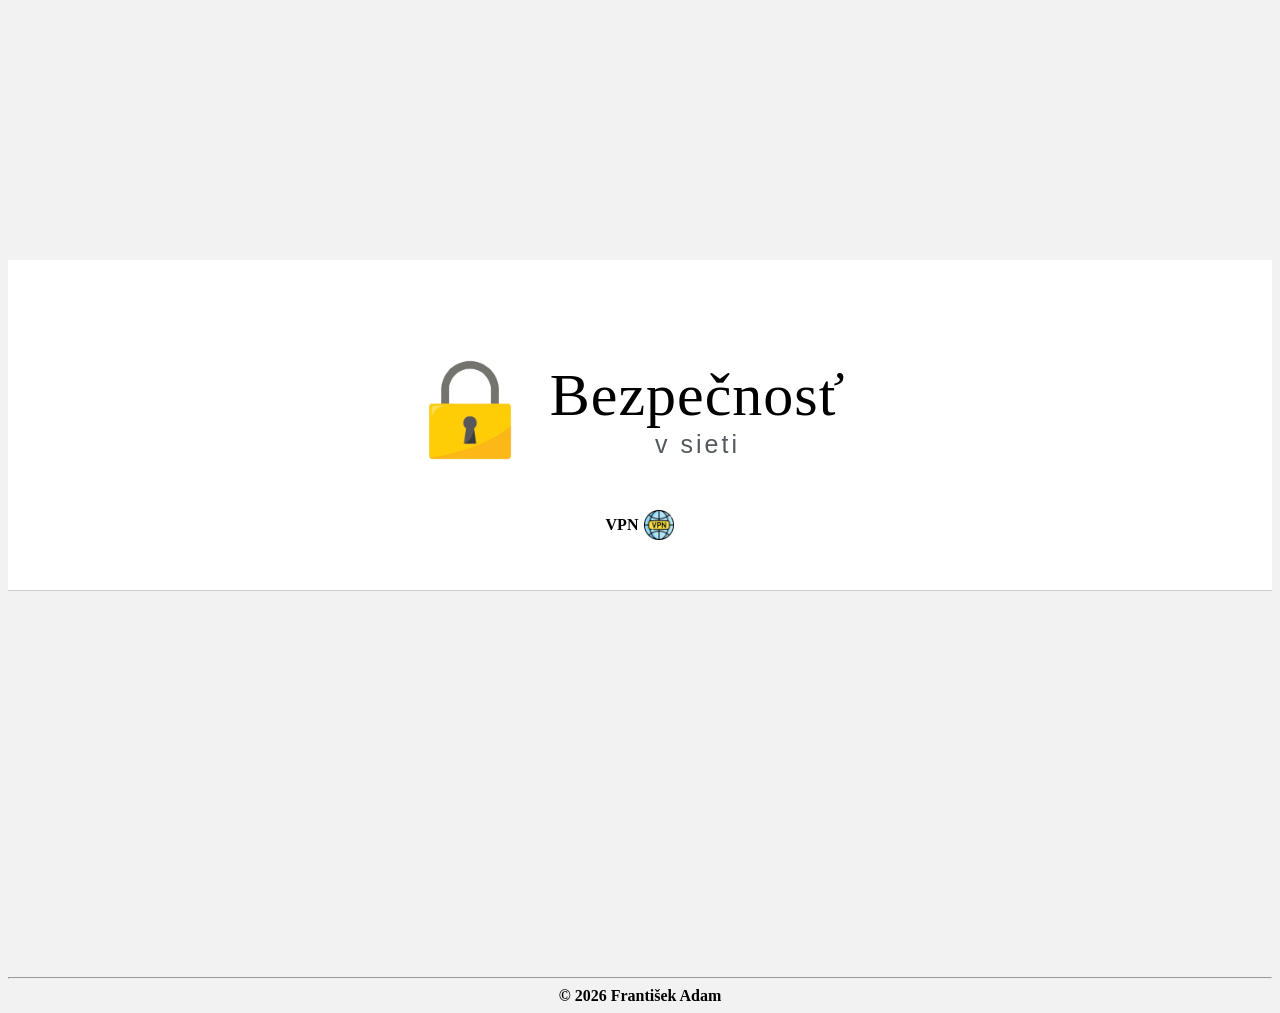
<file: index.html>
<!DOCTYPE html>
<html lang="sk">
<head>
  <meta charset="UTF-8">
  <title>Bezpečnosť v sieťach </title>
  <link rel="stylesheet" href="index.css">
</head>
<body>
<br><br><br><br><br>  <br><br><br><br><br><br>   <br><br><br>
  <header class="v-header">
    <div class="v-header-inner">

      <a href="index.html" class="wiki-logo">
        <img src="zamok.png" alt="" class="wiki-logo-icon">
        <span class="wiki-logo-text">
          <span class="wiki-logo-main">Bezpečnosť</span>
          <span class="wiki-logo-sub">v sieti</span>
        </span>
      </a>  

      <nav class="hor-nav">
        <a href="vpn.html">VPN<img src="vpnicon.png" alt="vpn"></a>
      </nav>
    </div>
  </header>

  <br>
  <br>  <br><br><br><br><br><br>   <br><br><br><br><br><br>   <br><br> <br><br><br><br><br>
  <hr>
  <strong><center>&copy; 2026 František Adam</center></strong>

</body>
</html>
</file>
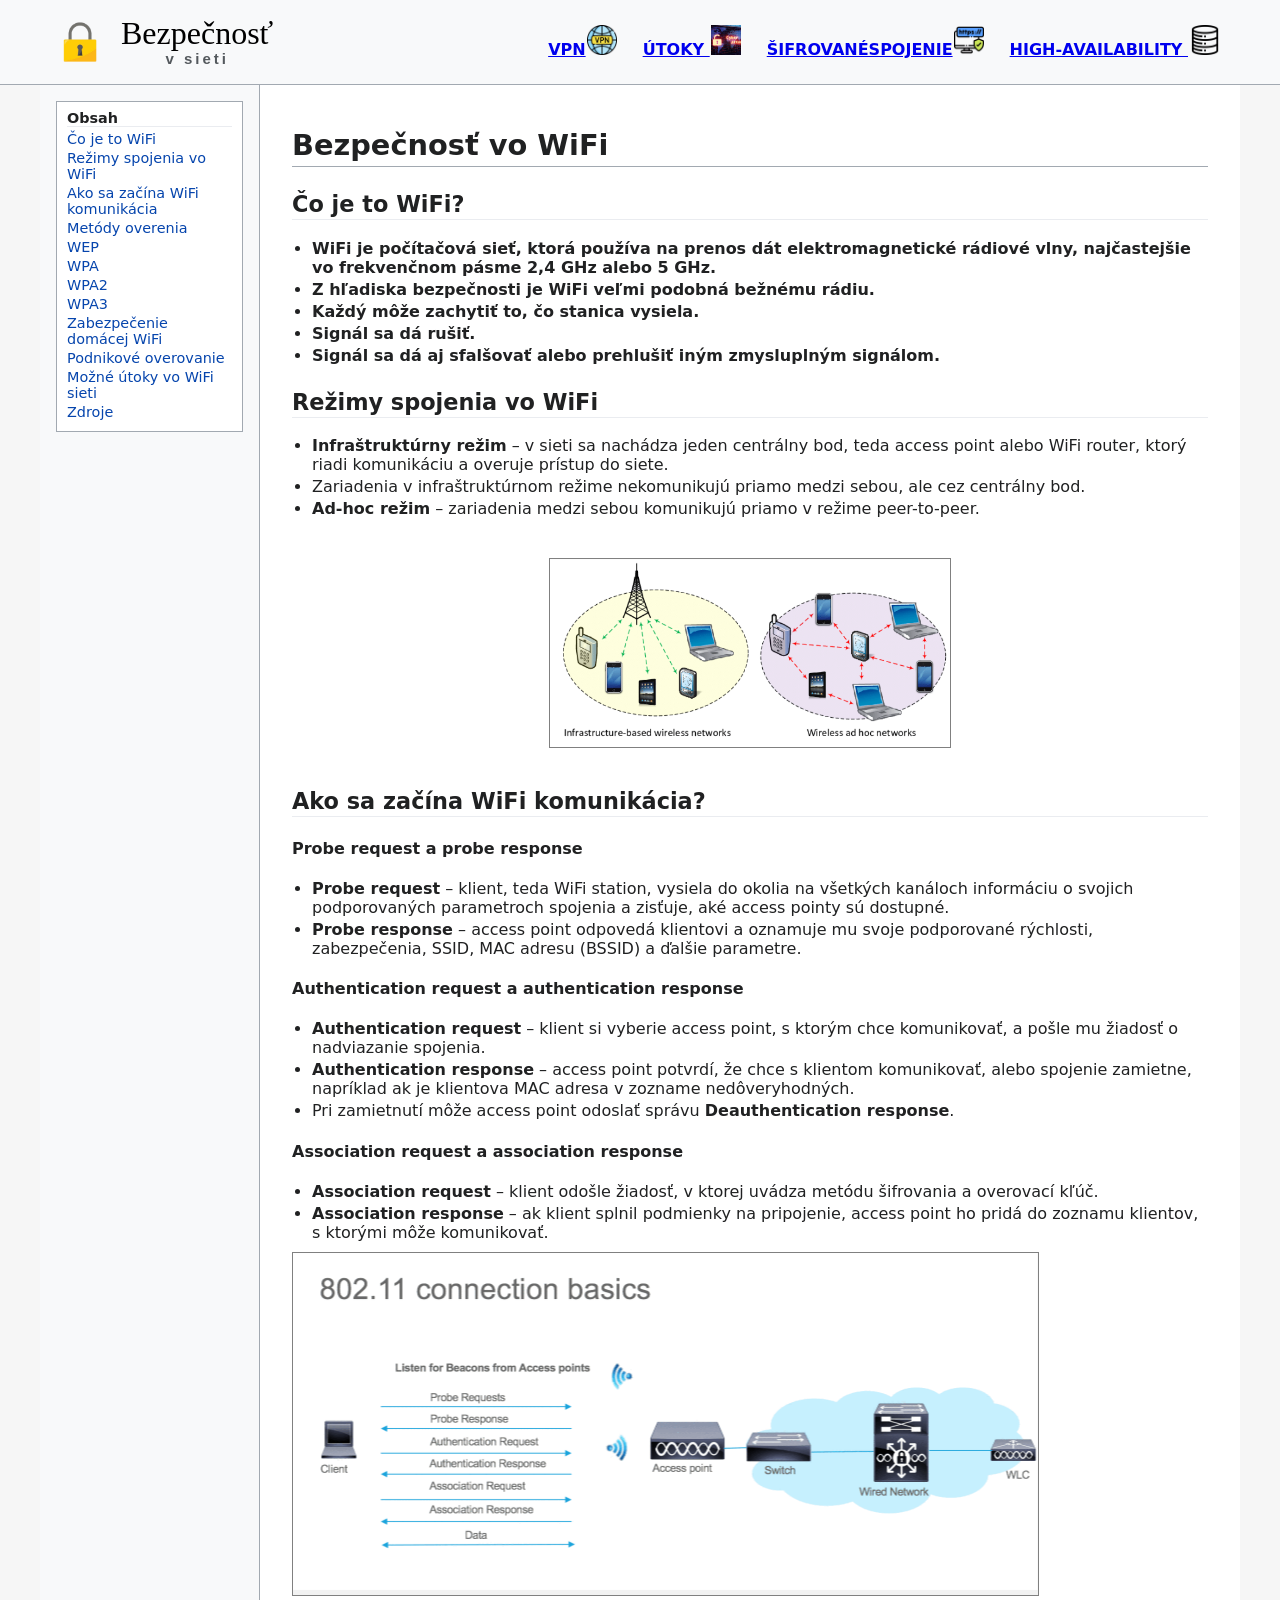
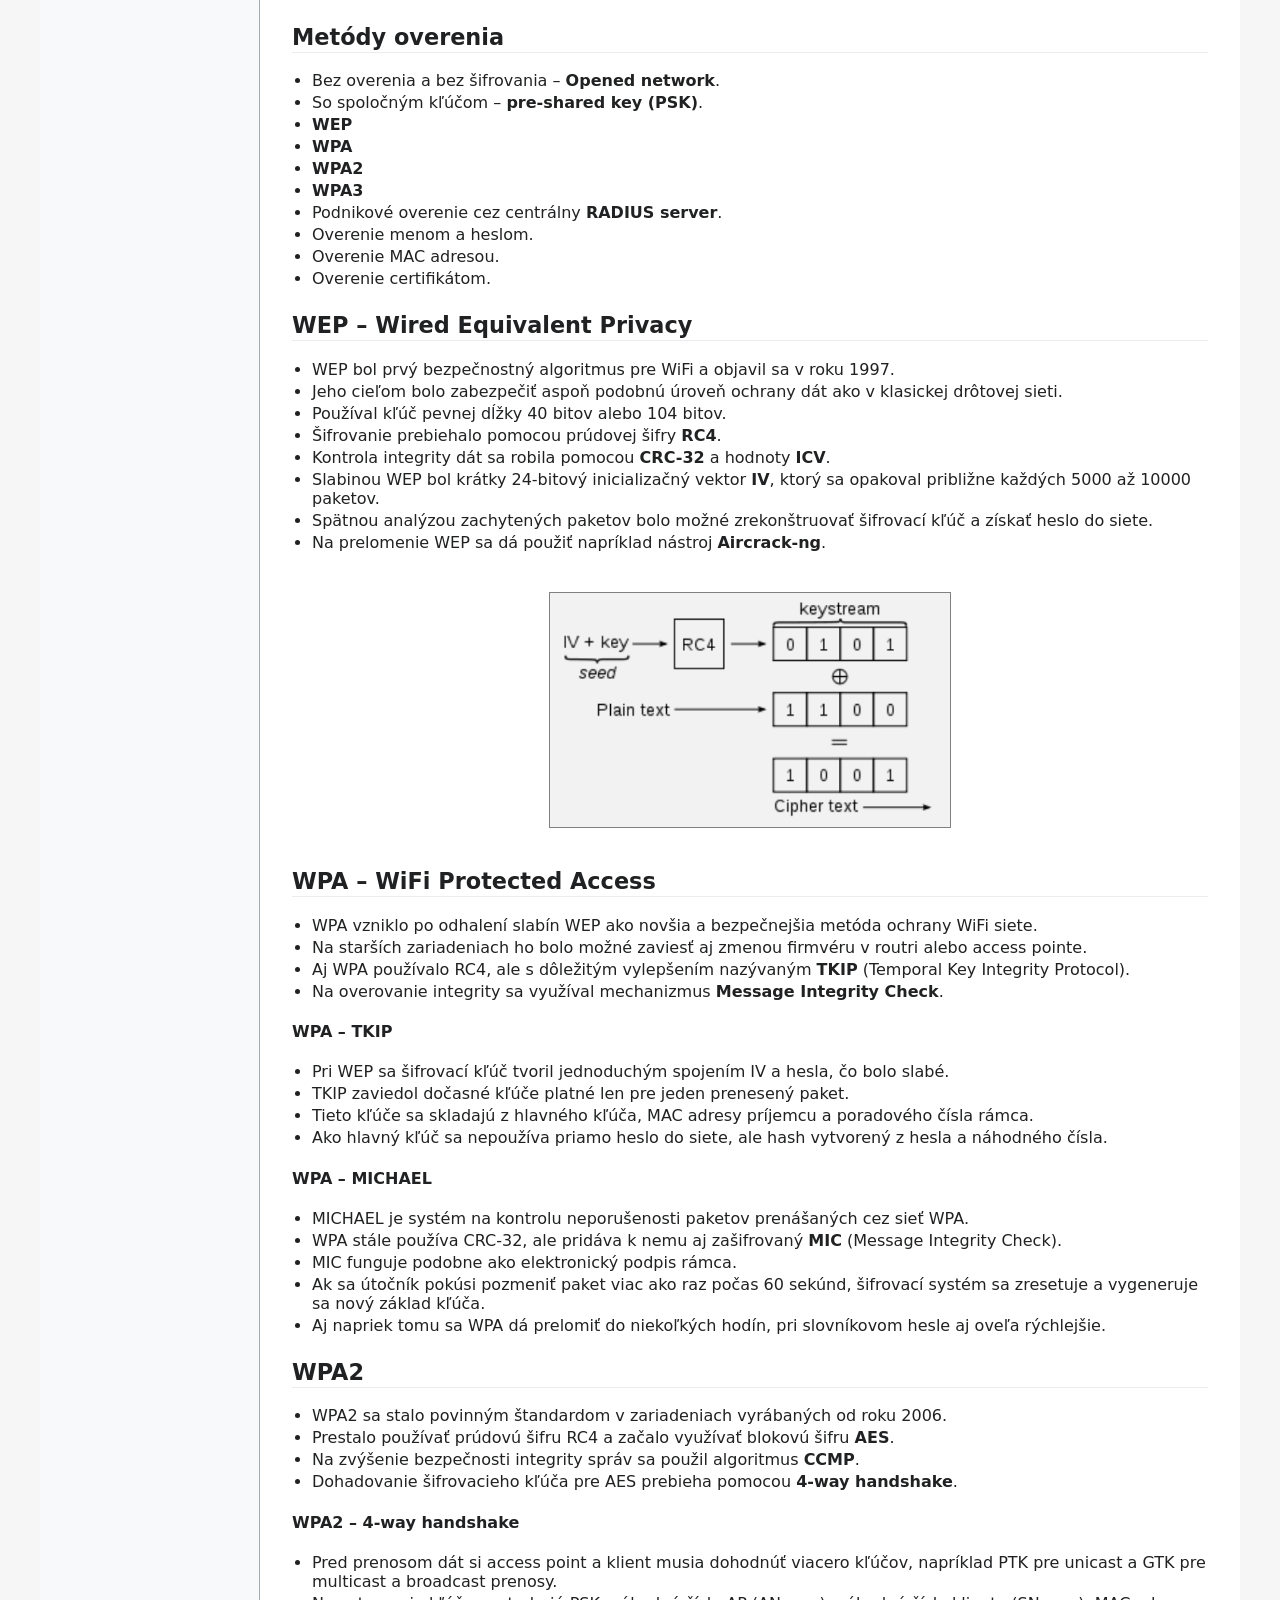
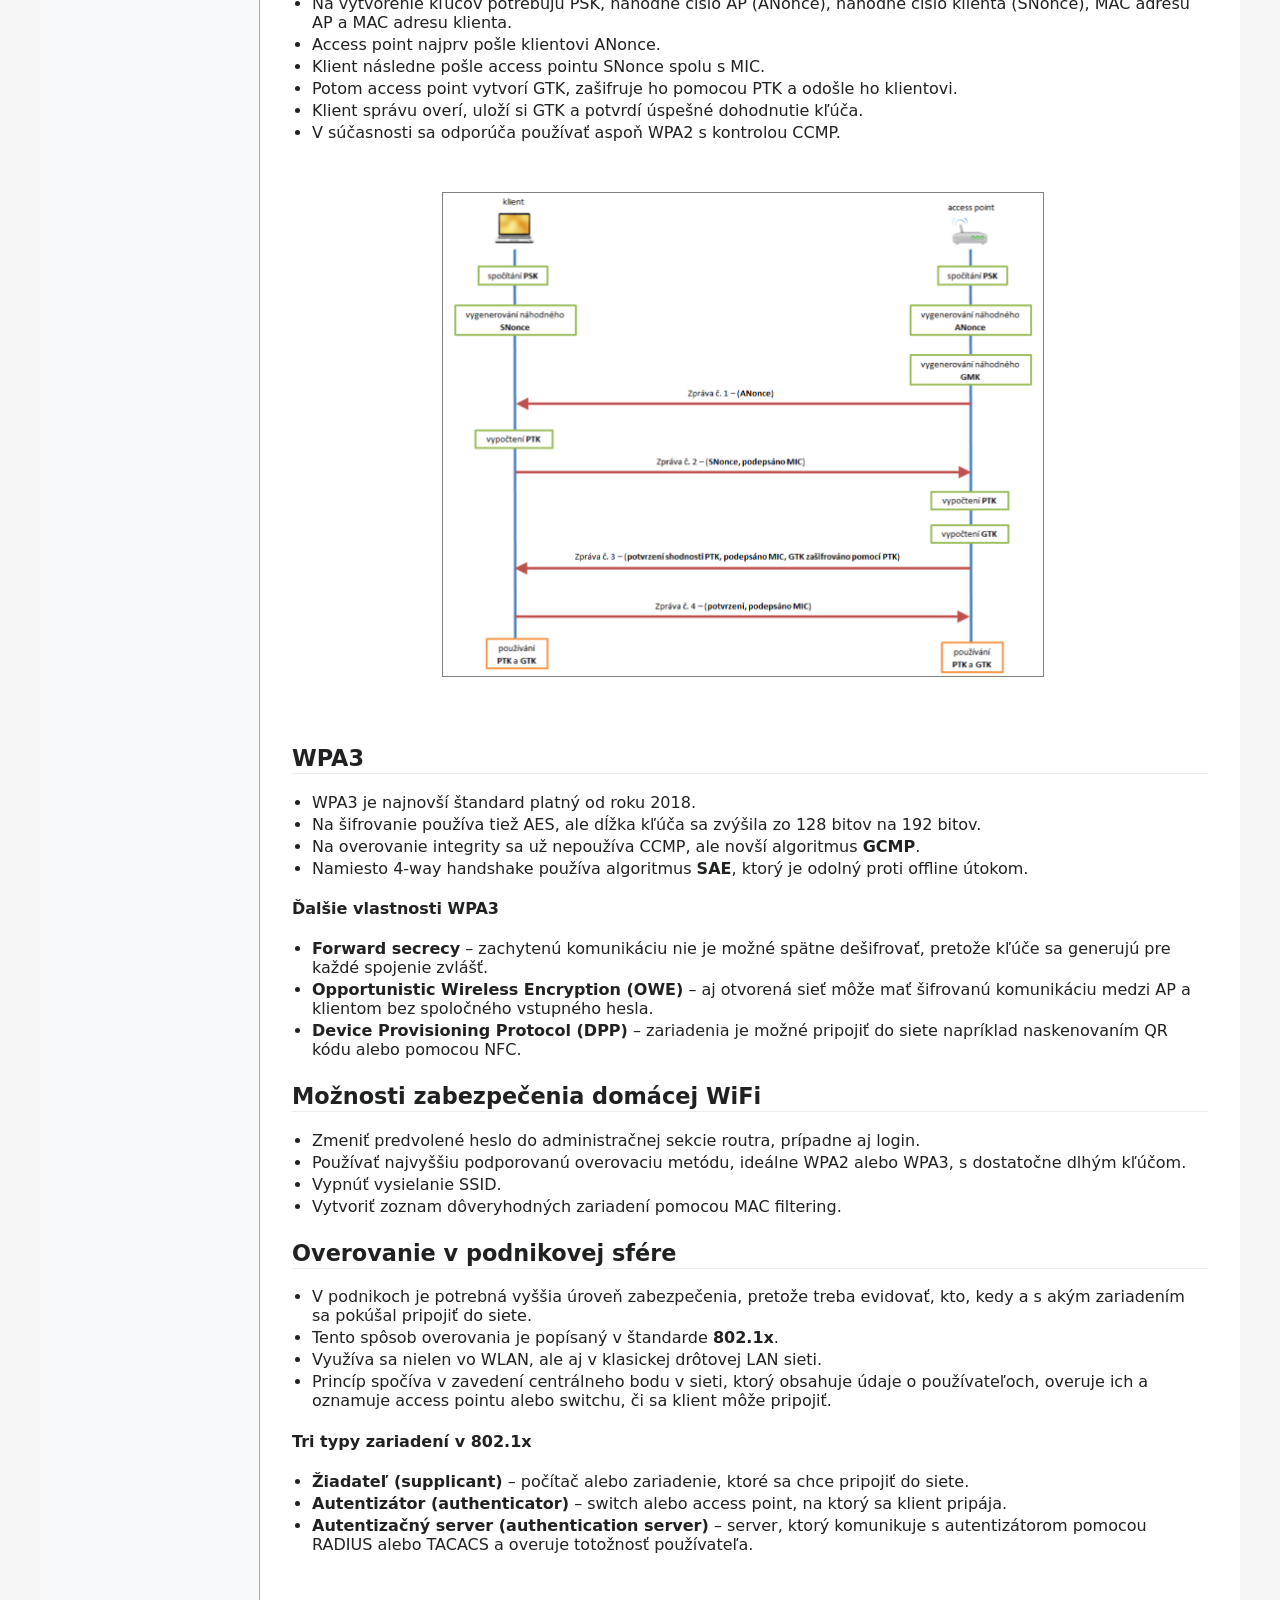
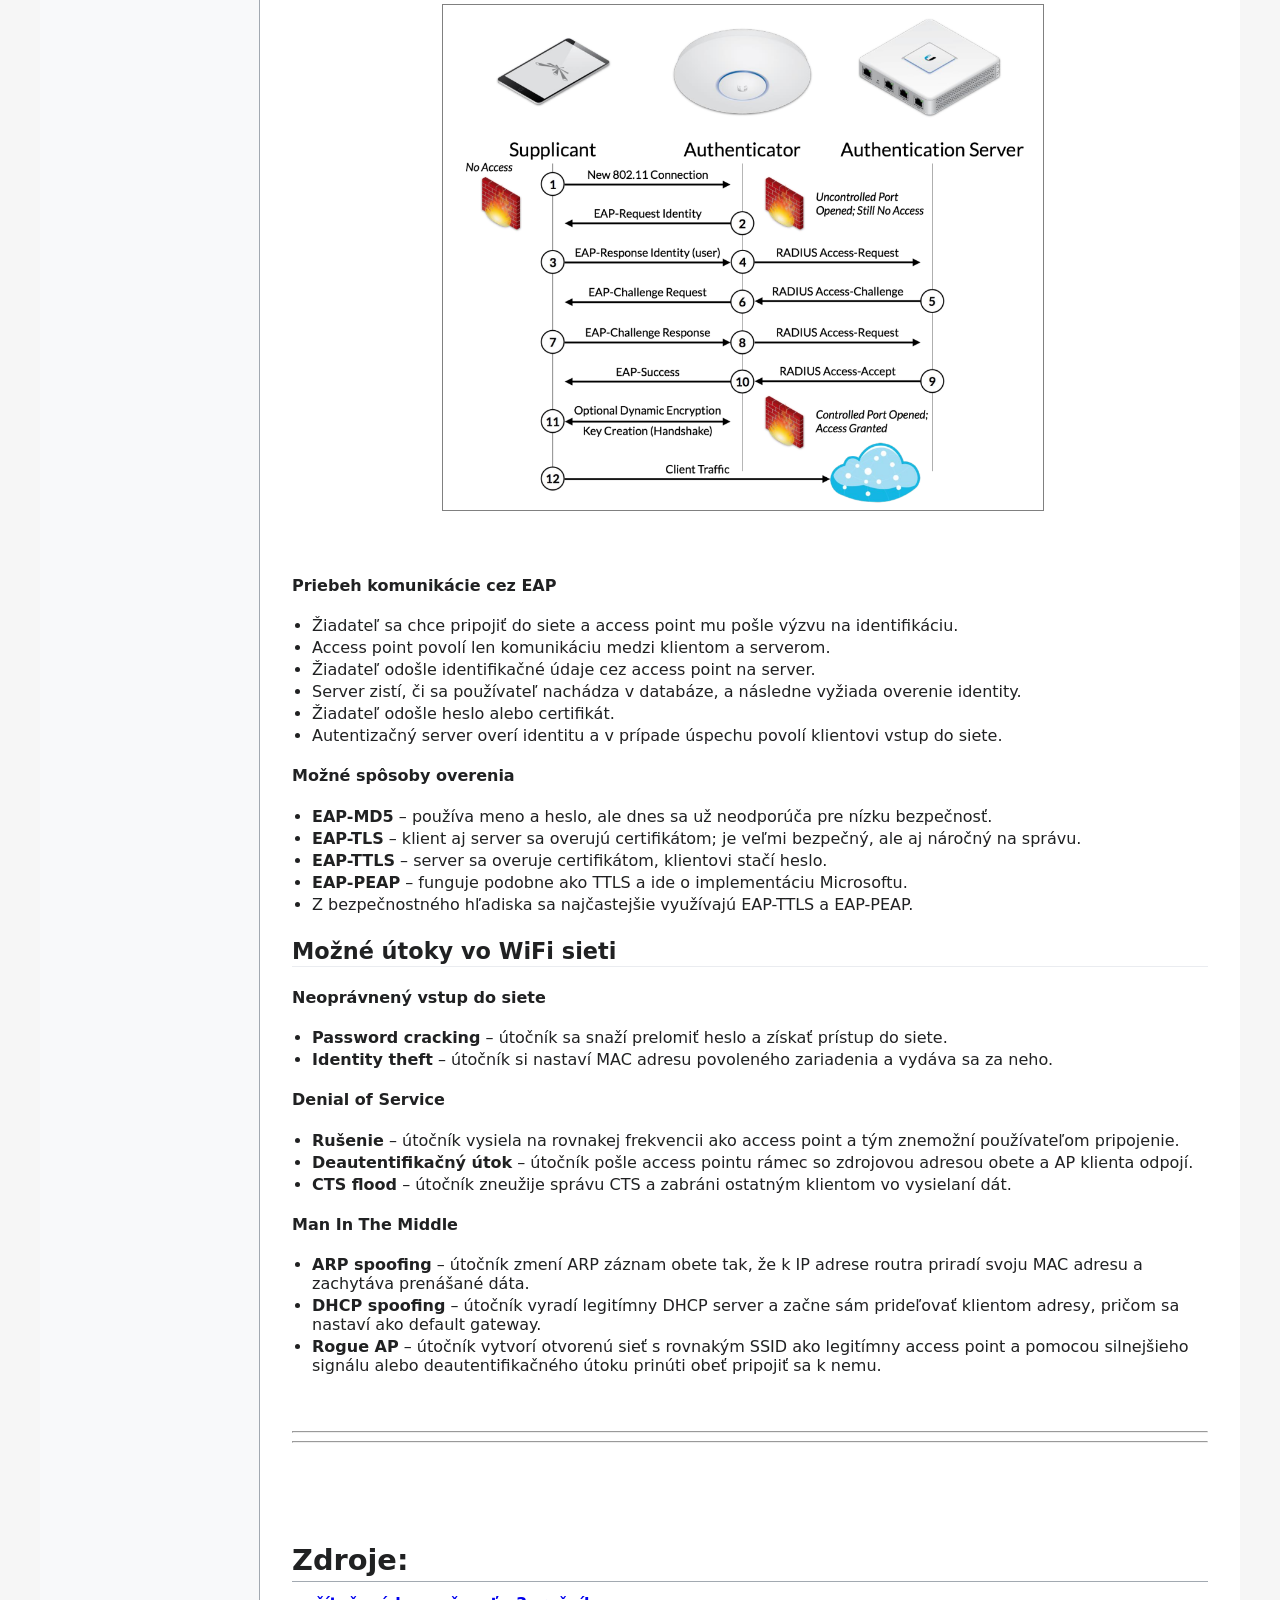
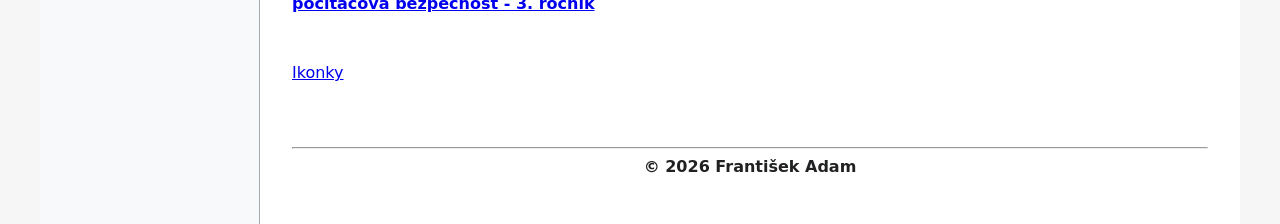
<file: bezpecnostvowifi.html>
<!DOCTYPE html>
<html lang="sk">
<head>
  <meta charset="UTF-8">
  <title>Bezpečnosť v sieťach – študentská wiki</title>
  <link rel="stylesheet" href="style.css">
</head>
<body>
  <header class="v-header">
    <div class="v-header-inner">
<div class="v-logo">
<a href="index.html" class="wiki-logo">
  <img src="zamok.png" alt="Bezpečnosť v sieti" class="wiki-logo-icon">
  <span class="wiki-logo-text">
    <span class="wiki-logo-main">Bezpečnosť</span>
    <span class="wiki-logo-sub">v sieti</span>
  </span>
</a>
</div>
      <nav class="hor-nav">
        <a href="vpn.html" style="margin-right: 20px;">VPN<img src="vpnicon.png" style="width: 30px; height: 30px;  margin-left:1px;" alt="vpn">  </a>
        <a href="opatrenia.html" style="margin-right: 20px;"> ÚTOKY <img src="opatreniabackg.png" style="width: 30px; height: 30px; margin-left: 1px;" alt="utoky"> </a>
        <a href="sifrovanespojenie.html" style="margin-right: 20px;">ŠIFROVANÉSPOJENIE<img src="https.png" style="width: 30px; height: 30px; margin-left: 1px;" alt="utoky"> </a>
        <a href="highavailability.html" style="margin-right: 20px;"> HIGH-AVAILABILITY <img src="database.png" style="width: 30px; height: 30px;  margin-left: 2px;" alt="vpn"> </a>
      </nav>
    </div>
  </header>

  <div class="v-layout">
    <aside class="v-sidebar">
      <div class="v-sidebar-box">
        <div class="v-sidebar-title">Obsah</div>
        <ul>
          <li><a href="#zalohovanie">Čo je to WiFi</a></li>
          <li><a href="#rezimy">Režimy spojenia vo WiFi</a></li>
          <li><a href="#zaciatok">Ako sa začína WiFi komunikácia</a></li>
          <li><a href="#overenie">Metódy overenia</a></li>
          <li><a href="#wep">WEP</a></li>
          <li><a href="#wpa">WPA</a></li>
          <li><a href="#wpa2">WPA2</a></li>
          <li><a href="#wpa3">WPA3</a></li>
          <li><a href="#domaca-wifi">Zabezpečenie domácej WiFi</a></li>
          <li><a href="#enterprise">Podnikové overovanie</a></li>
          <li><a href="#utoky">Možné útoky vo WiFi sieti</a></li>
          <li><a href="#Zdroje">Zdroje</a></li>
        </ul>
      </div>
    </aside>

    <main class="v-content">

      <h1 id="zalohovanie">Bezpečnosť vo WiFi</h1>
      <strong>
      <h2>Čo je to WiFi?</h2>
      <ul>
        <li>WiFi je počítačová sieť, ktorá používa na prenos dát elektromagnetické rádiové vlny, najčastejšie vo frekvenčnom pásme 2,4 GHz alebo 5 GHz.</li>
        <li>Z hľadiska bezpečnosti je WiFi veľmi podobná bežnému rádiu.</li>
        <li>Každý môže zachytiť to, čo stanica vysiela.</li>
        <li>Signál sa dá rušiť.</li>
        <li>Signál sa dá aj sfalšovať alebo prehlušiť iným zmysluplným signálom.</li>
      </ul> 
      </strong>
      <h2 id="rezimy">Režimy spojenia vo WiFi</h2>
      <ul>
        <li><strong>Infraštruktúrny režim</strong> – v sieti sa nachádza jeden centrálny bod, teda access point alebo WiFi router, ktorý riadi komunikáciu a overuje prístup do siete.</li>
        <li>Zariadenia v infraštruktúrnom režime nekomunikujú priamo medzi sebou, ale cez centrálny bod.</li>
        <li><strong>Ad-hoc režim</strong> – zariadenia medzi sebou komunikujú priamo v režime peer-to-peer.</li>
      </ul>
      <img src="wifi.png" class="private" alt="wifi">
      <h2 id="zaciatok">Ako sa začína WiFi komunikácia?</h2>

      <h4>Probe request a probe response</h4>
      <ul>
        <li><strong>Probe request</strong> – klient, teda WiFi station, vysiela do okolia na všetkých kanáloch informáciu o svojich podporovaných parametroch spojenia a zisťuje, aké access pointy sú dostupné.</li>
        <li><strong>Probe response</strong> – access point odpovedá klientovi a oznamuje mu svoje podporované rýchlosti, zabezpečenia, SSID, MAC adresu (BSSID) a ďalšie parametre.</li>
      </ul>

      <h4>Authentication request a authentication response</h4>
      <ul>
        <li><strong>Authentication request</strong> – klient si vyberie access point, s ktorým chce komunikovať, a pošle mu žiadosť o nadviazanie spojenia.</li>
        <li><strong>Authentication response</strong> – access point potvrdí, že chce s klientom komunikovať, alebo spojenie zamietne, napríklad ak je klientova MAC adresa v zozname nedôveryhodných.</li>
        <li>Pri zamietnutí môže access point odoslať správu <strong>Deauthentication response</strong>.</li>
      </ul>

      <h4>Association request a association response</h4>
      <ul>
        <li><strong>Association request</strong> – klient odošle žiadosť, v ktorej uvádza metódu šifrovania a overovací kľúč.</li>
        <li><strong>Association response</strong> – ak klient splnil podmienky na pripojenie, access point ho pridá do zoznamu klientov, s ktorými môže komunikovať.</li>
      </ul>

      <img src="rezimwifi.png" class="schema1" alt="rezimwifi">
      <h2 id="overenie">Metódy overenia</h2>
      <ul>
        <li>Bez overenia a bez šifrovania – <strong>Opened network</strong>.</li>
        <li>So spoločným kľúčom – <strong>pre-shared key (PSK)</strong>.</li>
        <li><strong>WEP</strong></li>
        <li><strong>WPA</strong></li>
        <li><strong>WPA2</strong></li>
        <li><strong>WPA3</strong></li>
        <li>Podnikové overenie cez centrálny <strong>RADIUS server</strong>.</li>
        <li>Overenie menom a heslom.</li>
        <li>Overenie MAC adresou.</li>
        <li>Overenie certifikátom.</li>
      </ul>

      <h2 id="wep">WEP – Wired Equivalent Privacy</h2>
      <ul>
        <li>WEP bol prvý bezpečnostný algoritmus pre WiFi a objavil sa v roku 1997.</li>
        <li>Jeho cieľom bolo zabezpečiť aspoň podobnú úroveň ochrany dát ako v klasickej drôtovej sieti.</li>
        <li>Používal kľúč pevnej dĺžky 40 bitov alebo 104 bitov.</li>
        <li>Šifrovanie prebiehalo pomocou prúdovej šifry <strong>RC4</strong>.</li>
        <li>Kontrola integrity dát sa robila pomocou <strong>CRC-32</strong> a hodnoty <strong>ICV</strong>.</li>
        <li>Slabinou WEP bol krátky 24-bitový inicializačný vektor <strong>IV</strong>, ktorý sa opakoval približne každých 5000 až 10000 paketov.</li>
        <li>Spätnou analýzou zachytených paketov bolo možné zrekonštruovať šifrovací kľúč a získať heslo do siete.</li>
        <li>Na prelomenie WEP sa dá použiť napríklad nástroj <strong>Aircrack-ng</strong>.</li>
      </ul>
      <img src="WEP.png"class="private" alt="wep">
      <h2 id="wpa">WPA – WiFi Protected Access</h2>
      <ul>
        <li>WPA vzniklo po odhalení slabín WEP ako novšia a bezpečnejšia metóda ochrany WiFi siete.</li>
        <li>Na starších zariadeniach ho bolo možné zaviesť aj zmenou firmvéru v routri alebo access pointe.</li>
        <li>Aj WPA používalo RC4, ale s dôležitým vylepšením nazývaným <strong>TKIP</strong> (Temporal Key Integrity Protocol).</li>
        <li>Na overovanie integrity sa využíval mechanizmus <strong>Message Integrity Check</strong>.</li>
      </ul>

      <h4>WPA – TKIP</h4>
      <ul>
        <li>Pri WEP sa šifrovací kľúč tvoril jednoduchým spojením IV a hesla, čo bolo slabé.</li>
        <li>TKIP zaviedol dočasné kľúče platné len pre jeden prenesený paket.</li>
        <li>Tieto kľúče sa skladajú z hlavného kľúča, MAC adresy príjemcu a poradového čísla rámca.</li>
        <li>Ako hlavný kľúč sa nepoužíva priamo heslo do siete, ale hash vytvorený z hesla a náhodného čísla.</li>
      </ul>

      <h4>WPA – MICHAEL</h4>
      <ul>
        <li>MICHAEL je systém na kontrolu neporušenosti paketov prenášaných cez sieť WPA.</li>
        <li>WPA stále používa CRC-32, ale pridáva k nemu aj zašifrovaný <strong>MIC</strong> (Message Integrity Check).</li>
        <li>MIC funguje podobne ako elektronický podpis rámca.</li>
        <li>Ak sa útočník pokúsi pozmeniť paket viac ako raz počas 60 sekúnd, šifrovací systém sa zresetuje a vygeneruje sa nový základ kľúča.</li>
        <li>Aj napriek tomu sa WPA dá prelomiť do niekoľkých hodín, pri slovníkovom hesle aj oveľa rýchlejšie.</li>
      </ul>

      <h2 id="wpa2">WPA2</h2>
      <ul>
        <li>WPA2 sa stalo povinným štandardom v zariadeniach vyrábaných od roku 2006.</li>
        <li>Prestalo používať prúdovú šifru RC4 a začalo využívať blokovú šifru <strong>AES</strong>.</li>
        <li>Na zvýšenie bezpečnosti integrity správ sa použil algoritmus <strong>CCMP</strong>.</li>
        <li>Dohadovanie šifrovacieho kľúča pre AES prebieha pomocou <strong>4-way handshake</strong>.</li>
      </ul>

      <h4>WPA2 – 4-way handshake</h4>
      <ul>
        <li>Pred prenosom dát si access point a klient musia dohodnúť viacero kľúčov, napríklad PTK pre unicast a GTK pre multicast a broadcast prenosy.</li>
        <li>Na vytvorenie kľúčov potrebujú PSK, náhodné číslo AP (ANonce), náhodné číslo klienta (SNonce), MAC adresu AP a MAC adresu klienta.</li>
        <li>Access point najprv pošle klientovi ANonce.</li>
        <li>Klient následne pošle access pointu SNonce spolu s MIC.</li>
        <li>Potom access point vytvorí GTK, zašifruje ho pomocou PTK a odošle ho klientovi.</li>
        <li>Klient správu overí, uloží si GTK a potvrdí úspešné dohodnutie kľúča.</li>
        <li>V súčasnosti sa odporúča používať aspoň WPA2 s kontrolou CCMP.</li>
      </ul>
      <img src="WPA2.png" class="wpa2" alt="WPA2">
      
      <h2 id="wpa3">WPA3</h2>
      <ul>
        <li>WPA3 je najnovší štandard platný od roku 2018.</li>
        <li>Na šifrovanie používa tiež AES, ale dĺžka kľúča sa zvýšila zo 128 bitov na 192 bitov.</li>
        <li>Na overovanie integrity sa už nepoužíva CCMP, ale novší algoritmus <strong>GCMP</strong>.</li>
        <li>Namiesto 4-way handshake používa algoritmus <strong>SAE</strong>, ktorý je odolný proti offline útokom.</li>
      </ul>

      <h4>Ďalšie vlastnosti WPA3</h4>
      <ul>
        <li><strong>Forward secrecy</strong> – zachytenú komunikáciu nie je možné spätne dešifrovať, pretože kľúče sa generujú pre každé spojenie zvlášť.</li>
        <li><strong>Opportunistic Wireless Encryption (OWE)</strong> – aj otvorená sieť môže mať šifrovanú komunikáciu medzi AP a klientom bez spoločného vstupného hesla.</li>
        <li><strong>Device Provisioning Protocol (DPP)</strong> – zariadenia je možné pripojiť do siete napríklad naskenovaním QR kódu alebo pomocou NFC.</li>
      </ul>

      <h2 id="domaca-wifi">Možnosti zabezpečenia domácej WiFi</h2>
      <ul>
        <li>Zmeniť predvolené heslo do administračnej sekcie routra, prípadne aj login.</li>
        <li>Používať najvyššiu podporovanú overovaciu metódu, ideálne WPA2 alebo WPA3, s dostatočne dlhým kľúčom.</li>
        <li>Vypnúť vysielanie SSID.</li>
        <li>Vytvoriť zoznam dôveryhodných zariadení pomocou MAC filtering.</li>
      </ul>

      <h2 id="enterprise">Overovanie v podnikovej sfére</h2>
      <ul>
        <li>V podnikoch je potrebná vyššia úroveň zabezpečenia, pretože treba evidovať, kto, kedy a s akým zariadením sa pokúšal pripojiť do siete.</li>
        <li>Tento spôsob overovania je popísaný v štandarde <strong>802.1x</strong>.</li>
        <li>Využíva sa nielen vo WLAN, ale aj v klasickej drôtovej LAN sieti.</li>
        <li>Princíp spočíva v zavedení centrálneho bodu v sieti, ktorý obsahuje údaje o používateľoch, overuje ich a oznamuje access pointu alebo switchu, či sa klient môže pripojiť.</li>
      </ul>

      <h4>Tri typy zariadení v 802.1x</h4>
      <ul>
        <li><strong>Žiadateľ (supplicant)</strong> – počítač alebo zariadenie, ktoré sa chce pripojiť do siete.</li>
        <li><strong>Autentizátor (authenticator)</strong> – switch alebo access point, na ktorý sa klient pripája.</li>
        <li><strong>Autentizačný server (authentication server)</strong> – server, ktorý komunikuje s autentizátorom pomocou RADIUS alebo TACACS a overuje totožnosť používateľa.</li>
      </ul>
      <img src="overenie.png"class="wpa2" alt="overenie">
      <h4>Priebeh komunikácie cez EAP</h4>
      <ul>
        <li>Žiadateľ sa chce pripojiť do siete a access point mu pošle výzvu na identifikáciu.</li>
        <li>Access point povolí len komunikáciu medzi klientom a serverom.</li>
        <li>Žiadateľ odošle identifikačné údaje cez access point na server.</li>
        <li>Server zistí, či sa používateľ nachádza v databáze, a následne vyžiada overenie identity.</li>
        <li>Žiadateľ odošle heslo alebo certifikát.</li>
        <li>Autentizačný server overí identitu a v prípade úspechu povolí klientovi vstup do siete.</li>
      </ul>

      <h4>Možné spôsoby overenia</h4>
      <ul>
        <li><strong>EAP-MD5</strong> – používa meno a heslo, ale dnes sa už neodporúča pre nízku bezpečnosť.</li>
        <li><strong>EAP-TLS</strong> – klient aj server sa overujú certifikátom; je veľmi bezpečný, ale aj náročný na správu.</li>
        <li><strong>EAP-TTLS</strong> – server sa overuje certifikátom, klientovi stačí heslo.</li>
        <li><strong>EAP-PEAP</strong> – funguje podobne ako TTLS a ide o implementáciu Microsoftu.</li>
        <li>Z bezpečnostného hľadiska sa najčastejšie využívajú EAP-TTLS a EAP-PEAP.</li>
      </ul>

      <h2 id="utoky">Možné útoky vo WiFi sieti</h2>

      <h4>Neoprávnený vstup do siete</h4>
      <ul>
        <li><strong>Password cracking</strong> – útočník sa snaží prelomiť heslo a získať prístup do siete.</li>
        <li><strong>Identity theft</strong> – útočník si nastaví MAC adresu povoleného zariadenia a vydáva sa za neho.</li>
      </ul>

      <h4>Denial of Service</h4>
      <ul>
        <li><strong>Rušenie</strong> – útočník vysiela na rovnakej frekvencii ako access point a tým znemožní používateľom pripojenie.</li>
        <li><strong>Deautentifikačný útok</strong> – útočník pošle access pointu rámec so zdrojovou adresou obete a AP klienta odpojí.</li>
        <li><strong>CTS flood</strong> – útočník zneužije správu CTS a zabráni ostatným klientom vo vysielaní dát.</li>
      </ul>

      <h4>Man In The Middle</h4>
      <ul>
        <li><strong>ARP spoofing</strong> – útočník zmení ARP záznam obete tak, že k IP adrese routra priradí svoju MAC adresu a zachytáva prenášané dáta.</li>
        <li><strong>DHCP spoofing</strong> – útočník vyradí legitímny DHCP server a začne sám prideľovať klientom adresy, pričom sa nastaví ako default gateway.</li>
        <li><strong>Rogue AP</strong> – útočník vytvorí otvorenú sieť s rovnakým SSID ako legitímny access point a pomocou silnejšieho signálu alebo deautentifikačného útoku prinúti obeť pripojiť sa k nemu.</li>
      </ul>

      <br>
      <br>
      <hr>
      <hr>

      <div class="Zdroje">
        <h1 id="Zdroje">Zdroje:</h1>

        <p>
          <a href="https://mylearning.spseke.sk/course/view.php?id=145" target="_blank" rel="noopener noreferrer">
            <strong>počítačová bezpečnosť - 3. ročník</strong>
          </a>
        </p>
        <br>
        <br>
        <a href="https://www.flaticon.com/" target="_blank" rel="noopener noreferrer">Ikonky</a>
        <br>
        <br>
      </div>

      <br>
      <br>
      <hr>
      <strong><center>&copy; 2026 František Adam</center></strong>
    </main>
  </div>
</body>
</html>
</file>
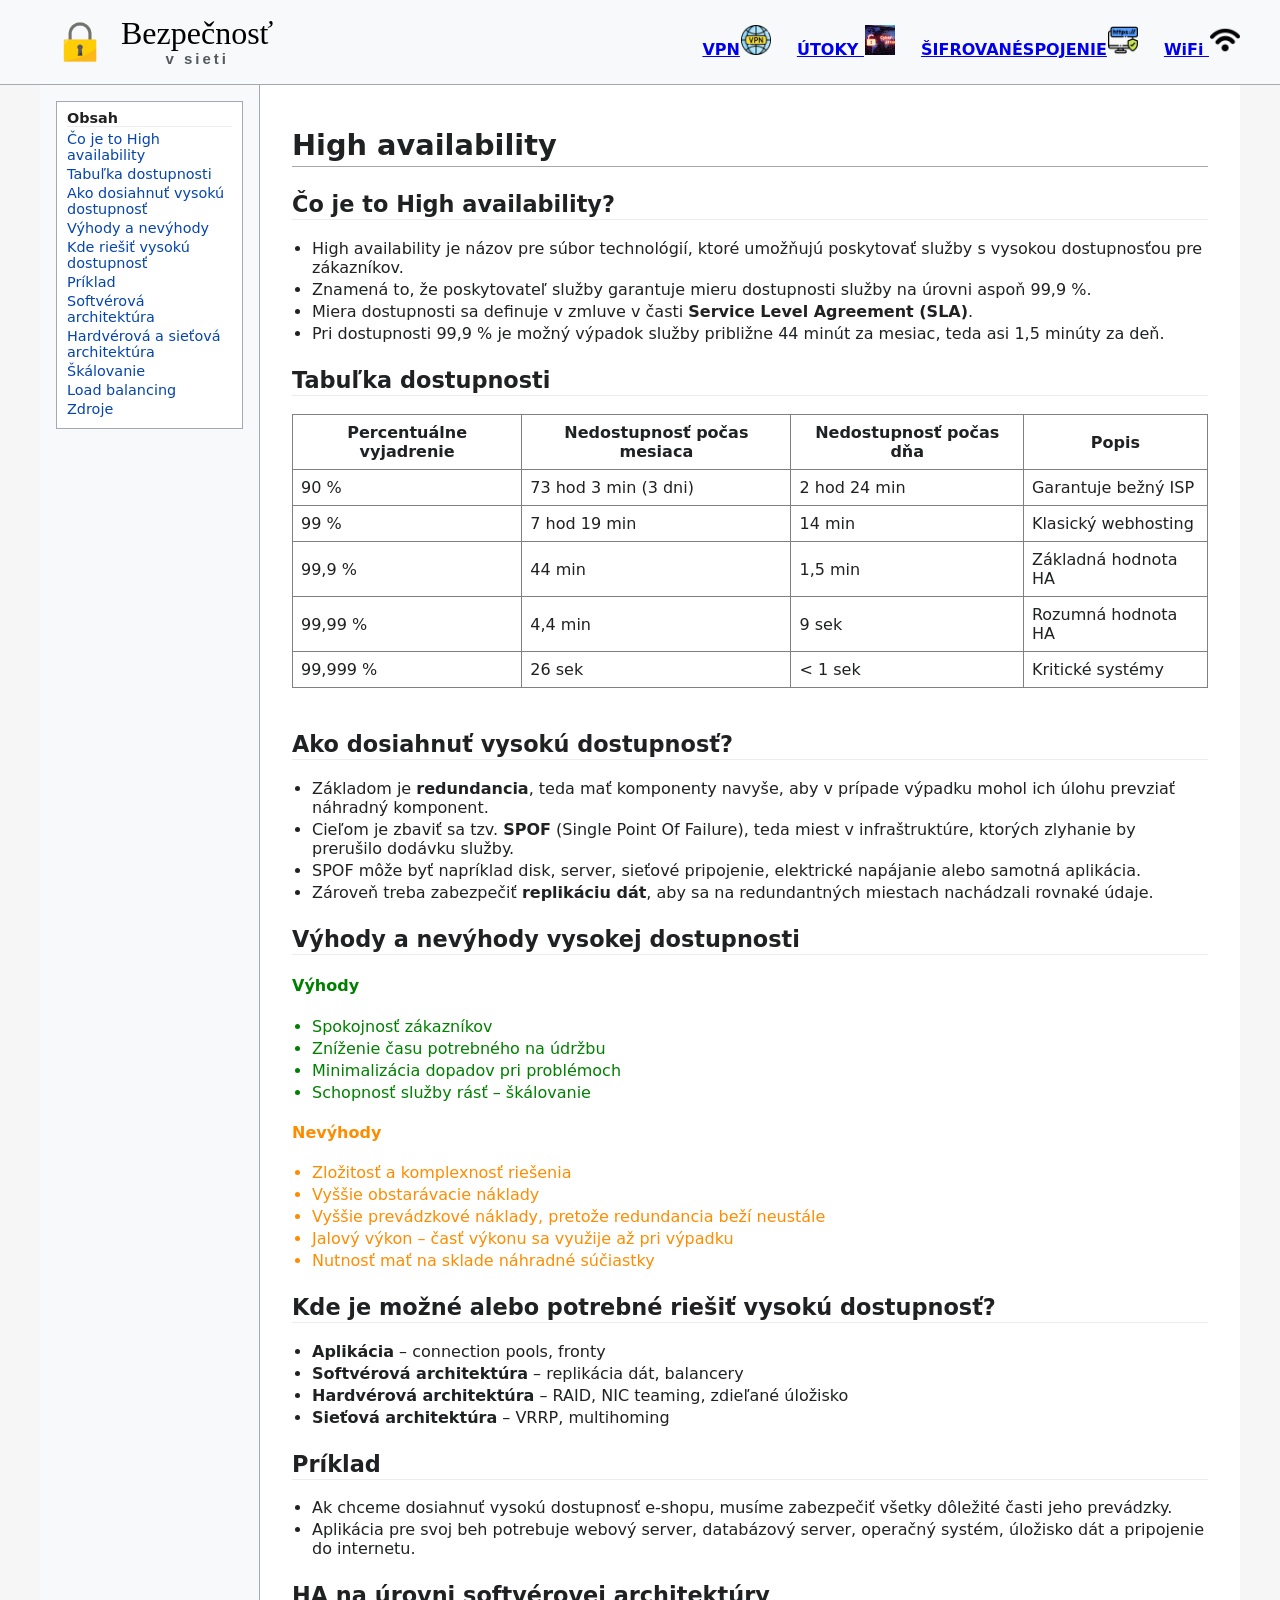
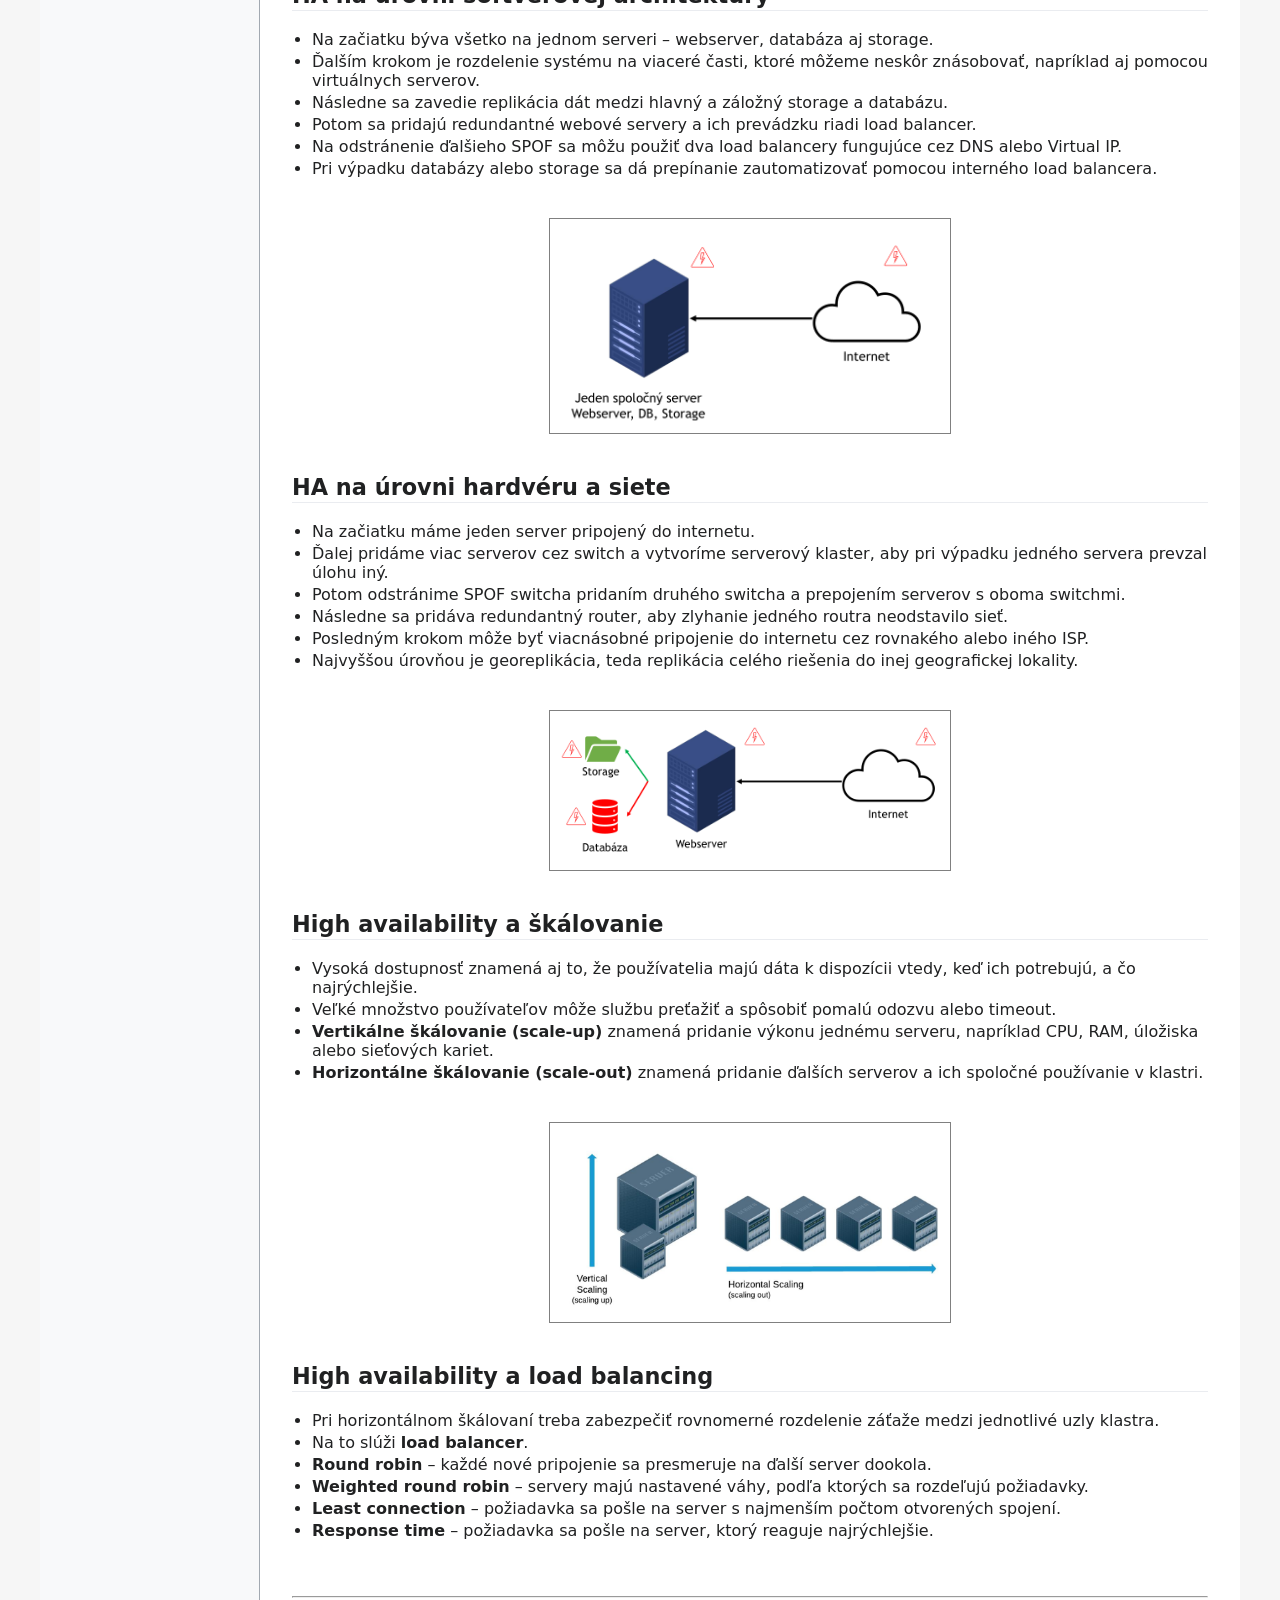
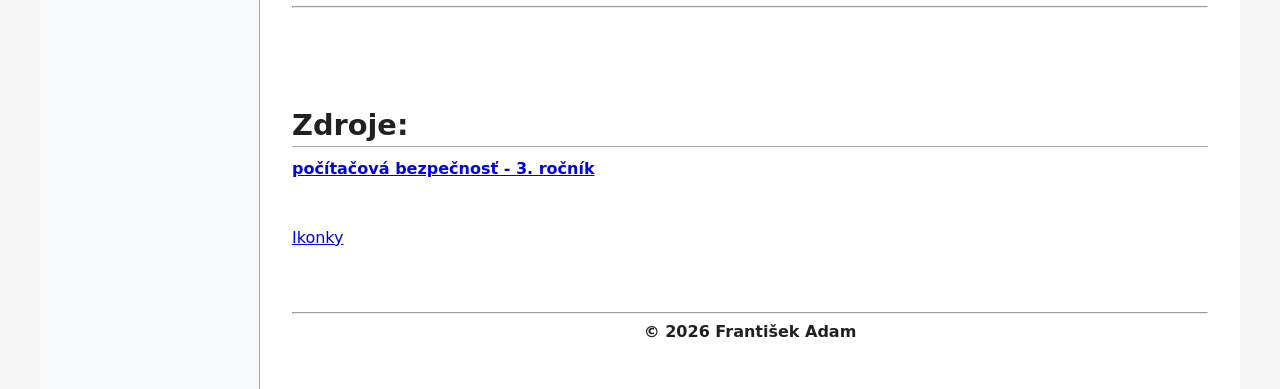
<file: highavailability.html>
<!DOCTYPE html>
<html lang="sk">
<head>
  <meta charset="UTF-8">
  <title>Bezpečnosť v sieťach – študentská wiki</title>
  <link rel="stylesheet" href="style.css">
</head>
<body>
  <header class="v-header">
    <div class="v-header-inner">
      <div class="v-logo">
<a href="index.html" class="wiki-logo">
  <img src="zamok.png" alt="Bezpečnosť v sieti" class="wiki-logo-icon">
  <span class="wiki-logo-text">
    <span class="wiki-logo-main">Bezpečnosť</span>
    <span class="wiki-logo-sub">v sieti</span>
  </span>
</a>
      </div>

      <nav class="hor-nav">
        <a href="vpn.html" style="margin-right: 20px;">VPN<img src="vpnicon.png" style="width: 30px; height: 30px;  margin-left:1px;" alt="vpn">  </a>
        <a href="opatrenia.html" style="margin-right: 20px;"> ÚTOKY <img src="opatreniabackg.png" style="width: 30px; height: 30px; margin-left: 1px;" alt="utoky"> </a>
        <a href="sifrovanespojenie.html" style="margin-right: 20px;">ŠIFROVANÉSPOJENIE<img src="https.png" style="width: 30px; height: 30px; margin-left: 1px;" alt="utoky"> </a>
        <a href="bezpecnostvowifi.html">WiFi <img src="wi-fi.png" style="width: 30px; height: 30px;  margin-left: 1px;" alt="vpn"> </a>
      </nav>
    </div>
  </header>

  <div class="v-layout">
    <aside class="v-sidebar">
      <div class="v-sidebar-box">
        <div class="v-sidebar-title">Obsah</div>
        <ul>
          <li><a href="#co-je-ha">Čo je to High availability</a></li>
          <li><a href="#tabulka">Tabuľka dostupnosti</a></li>
          <li><a href="#ako-dosiahnut">Ako dosiahnuť vysokú dostupnosť</a></li>
          <li><a href="#vyhody-nevyhody">Výhody a nevýhody</a></li>
          <li><a href="#kde-riesit">Kde riešiť vysokú dostupnosť</a></li>
          <li><a href="#priklad">Príklad</a></li>
          <li><a href="#softver">Softvérová architektúra</a></li>
          <li><a href="#hardware">Hardvérová a sieťová architektúra</a></li>
          <li><a href="#skalovanie">Škálovanie</a></li>
          <li><a href="#loadbalancing">Load balancing</a></li>
          <li><a href="#Zdroje">Zdroje</a></li>
        </ul>
      </div>
    </aside>

    <main class="v-content">

      <h1 id="co-je-ha">High availability</h1>

      <h2>Čo je to High availability?</h2>
      <ul>
        <li>High availability je názov pre súbor technológií, ktoré umožňujú poskytovať služby s vysokou dostupnosťou pre zákazníkov.</li>
        <li>Znamená to, že poskytovateľ služby garantuje mieru dostupnosti služby na úrovni aspoň 99,9 %.</li>
        <li>Miera dostupnosti sa definuje v zmluve v časti <strong>Service Level Agreement (SLA)</strong>.</li>
        <li>Pri dostupnosti 99,9 % je možný výpadok služby približne 44 minút za mesiac, teda asi 1,5 minúty za deň.</li>
      </ul>

      <h2 id="tabulka">Tabuľka dostupnosti</h2>
      <table border="1" cellpadding="8" cellspacing="0" style="border-collapse: collapse; width: 100%;">
        <tr>
          <th>Percentuálne vyjadrenie</th>
          <th>Nedostupnosť počas mesiaca</th>
          <th>Nedostupnosť počas dňa</th>
          <th>Popis</th>
        </tr>
        <tr>
          <td>90 %</td>
          <td>73 hod 3 min (3 dni)</td>
          <td>2 hod 24 min</td>
          <td>Garantuje bežný ISP</td>
        </tr>
        <tr>
          <td>99 %</td>
          <td>7 hod 19 min</td>
          <td>14 min</td>
          <td>Klasický webhosting</td>
        </tr>
        <tr>
          <td>99,9 %</td>
          <td>44 min</td>
          <td>1,5 min</td>
          <td>Základná hodnota HA</td>
        </tr>
        <tr>
          <td>99,99 %</td>
          <td>4,4 min</td>
          <td>9 sek</td>
          <td>Rozumná hodnota HA</td>
        </tr>
        <tr>
          <td>99,999 %</td>
          <td>26 sek</td>
          <td>&lt; 1 sek</td>
          <td>Kritické systémy</td>
        </tr>
      </table>

      <br>

      <h2 id="ako-dosiahnut">Ako dosiahnuť vysokú dostupnosť?</h2>
      <ul>
        <li>Základom je <strong>redundancia</strong>, teda mať komponenty navyše, aby v prípade výpadku mohol ich úlohu prevziať náhradný komponent.</li>
        <li>Cieľom je zbaviť sa tzv. <strong>SPOF</strong> (Single Point Of Failure), teda miest v infraštruktúre, ktorých zlyhanie by prerušilo dodávku služby.</li>
        <li>SPOF môže byť napríklad disk, server, sieťové pripojenie, elektrické napájanie alebo samotná aplikácia.</li>
        <li>Zároveň treba zabezpečiť <strong>replikáciu dát</strong>, aby sa na redundantných miestach nachádzali rovnaké údaje.</li>
      </ul>

      <h2 id="vyhody-nevyhody">Výhody a nevýhody vysokej dostupnosti</h2>
      <h4 style="color: green;">Výhody</h4>
      <ul style="color: green;">
        <li>Spokojnosť zákazníkov</li>
        <li>Zníženie času potrebného na údržbu</li>
        <li>Minimalizácia dopadov pri problémoch</li>
        <li>Schopnosť služby rásť – škálovanie</li>
      </ul>

      <h4 style="color: darkorange;">Nevýhody</h4>
      <ul style="color: darkorange;">
        <li>Zložitosť a komplexnosť riešenia</li>
        <li>Vyššie obstarávacie náklady</li>
        <li>Vyššie prevádzkové náklady, pretože redundancia beží neustále</li>
        <li>Jalový výkon – časť výkonu sa využije až pri výpadku</li>
        <li>Nutnosť mať na sklade náhradné súčiastky</li>
      </ul>

      <h2 id="kde-riesit">Kde je možné alebo potrebné riešiť vysokú dostupnosť?</h2>
      <ul>
        <li><strong>Aplikácia</strong> – connection pools, fronty</li>
        <li><strong>Softvérová architektúra</strong> – replikácia dát, balancery</li>
        <li><strong>Hardvérová architektúra</strong> – RAID, NIC teaming, zdieľané úložisko</li>
        <li><strong>Sieťová architektúra</strong> – VRRP, multihoming</li>
      </ul>

      <h2 id="priklad">Príklad</h2>
      <ul>
        <li>Ak chceme dosiahnuť vysokú dostupnosť e-shopu, musíme zabezpečiť všetky dôležité časti jeho prevádzky.</li>
        <li>Aplikácia pre svoj beh potrebuje webový server, databázový server, operačný systém, úložisko dát a pripojenie do internetu.</li>
      </ul>

      <h2 id="softver">HA na úrovni softvérovej architektúry</h2>
      <ul>
        <li>Na začiatku býva všetko na jednom serveri – webserver, databáza aj storage.</li>
        <li>Ďalším krokom je rozdelenie systému na viaceré časti, ktoré môžeme neskôr znásobovať, napríklad aj pomocou virtuálnych serverov.</li>
        <li>Následne sa zavedie replikácia dát medzi hlavný a záložný storage a databázu.</li>
        <li>Potom sa pridajú redundantné webové servery a ich prevádzku riadi load balancer.</li>
        <li>Na odstránenie ďalšieho SPOF sa môžu použiť dva load balancery fungujúce cez DNS alebo Virtual IP.</li>
        <li>Pri výpadku databázy alebo storage sa dá prepínanie zautomatizovať pomocou interného load balancera.</li>
      </ul>
      <img src="ha.png" class="private" alt="ha">
      <h2 id="hardware">HA na úrovni hardvéru a siete</h2>
      <ul>
        <li>Na začiatku máme jeden server pripojený do internetu.</li>
        <li>Ďalej pridáme viac serverov cez switch a vytvoríme serverový klaster, aby pri výpadku jedného servera prevzal úlohu iný.</li>
        <li>Potom odstránime SPOF switcha pridaním druhého switcha a prepojením serverov s oboma switchmi.</li>
        <li>Následne sa pridáva redundantný router, aby zlyhanie jedného routra neodstavilo sieť.</li>
        <li>Posledným krokom môže byť viacnásobné pripojenie do internetu cez rovnakého alebo iného ISP.</li>
        <li>Najvyššou úrovňou je georeplikácia, teda replikácia celého riešenia do inej geografickej lokality.</li>
      </ul>
      <img src="ha2.png" class="private" alt="ha2">
      <h2 id="skalovanie">High availability a škálovanie</h2>
      <ul>
        <li>Vysoká dostupnosť znamená aj to, že používatelia majú dáta k dispozícii vtedy, keď ich potrebujú, a čo najrýchlejšie.</li>
        <li>Veľké množstvo používateľov môže službu preťažiť a spôsobiť pomalú odozvu alebo timeout.</li>
        <li><strong>Vertikálne škálovanie (scale-up)</strong> znamená pridanie výkonu jednému serveru, napríklad CPU, RAM, úložiska alebo sieťových kariet.</li>
        <li><strong>Horizontálne škálovanie (scale-out)</strong> znamená pridanie ďalších serverov a ich spoločné používanie v klastri.</li>
      </ul>
      <img src="haskalovanie.png" class="private"  alt="haskalovanie">
      <h2 id="loadbalancing">High availability a load balancing</h2>
      <ul>
        <li>Pri horizontálnom škálovaní treba zabezpečiť rovnomerné rozdelenie záťaže medzi jednotlivé uzly klastra.</li>
        <li>Na to slúži <strong>load balancer</strong>.</li>
        <li><strong>Round robin</strong> – každé nové pripojenie sa presmeruje na ďalší server dookola.</li>
        <li><strong>Weighted round robin</strong> – servery majú nastavené váhy, podľa ktorých sa rozdeľujú požiadavky.</li>
        <li><strong>Least connection</strong> – požiadavka sa pošle na server s najmenším počtom otvorených spojení.</li>
        <li><strong>Response time</strong> – požiadavka sa pošle na server, ktorý reaguje najrýchlejšie.</li>
      </ul>

      <br>
      <br>
      <hr>
      <hr>

      <div class="Zdroje">
        <h1 id="Zdroje">Zdroje:</h1>

        <p>
          <a href="https://mylearning.spseke.sk/course/view.php?id=145" target="_blank" rel="noopener noreferrer">
            <strong>počítačová bezpečnosť - 3. ročník</strong>
          </a>
        </p>
        <br>
        <br>
        <a href="https://www.flaticon.com/" target="_blank" rel="noopener noreferrer">Ikonky</a>
        <br>
        <br>
      </div>

      <br>
      <br>
      <hr>
      <strong><center>&copy; 2026 František Adam</center></strong>
    </main>
  </div>
</body>
</html>
</file>
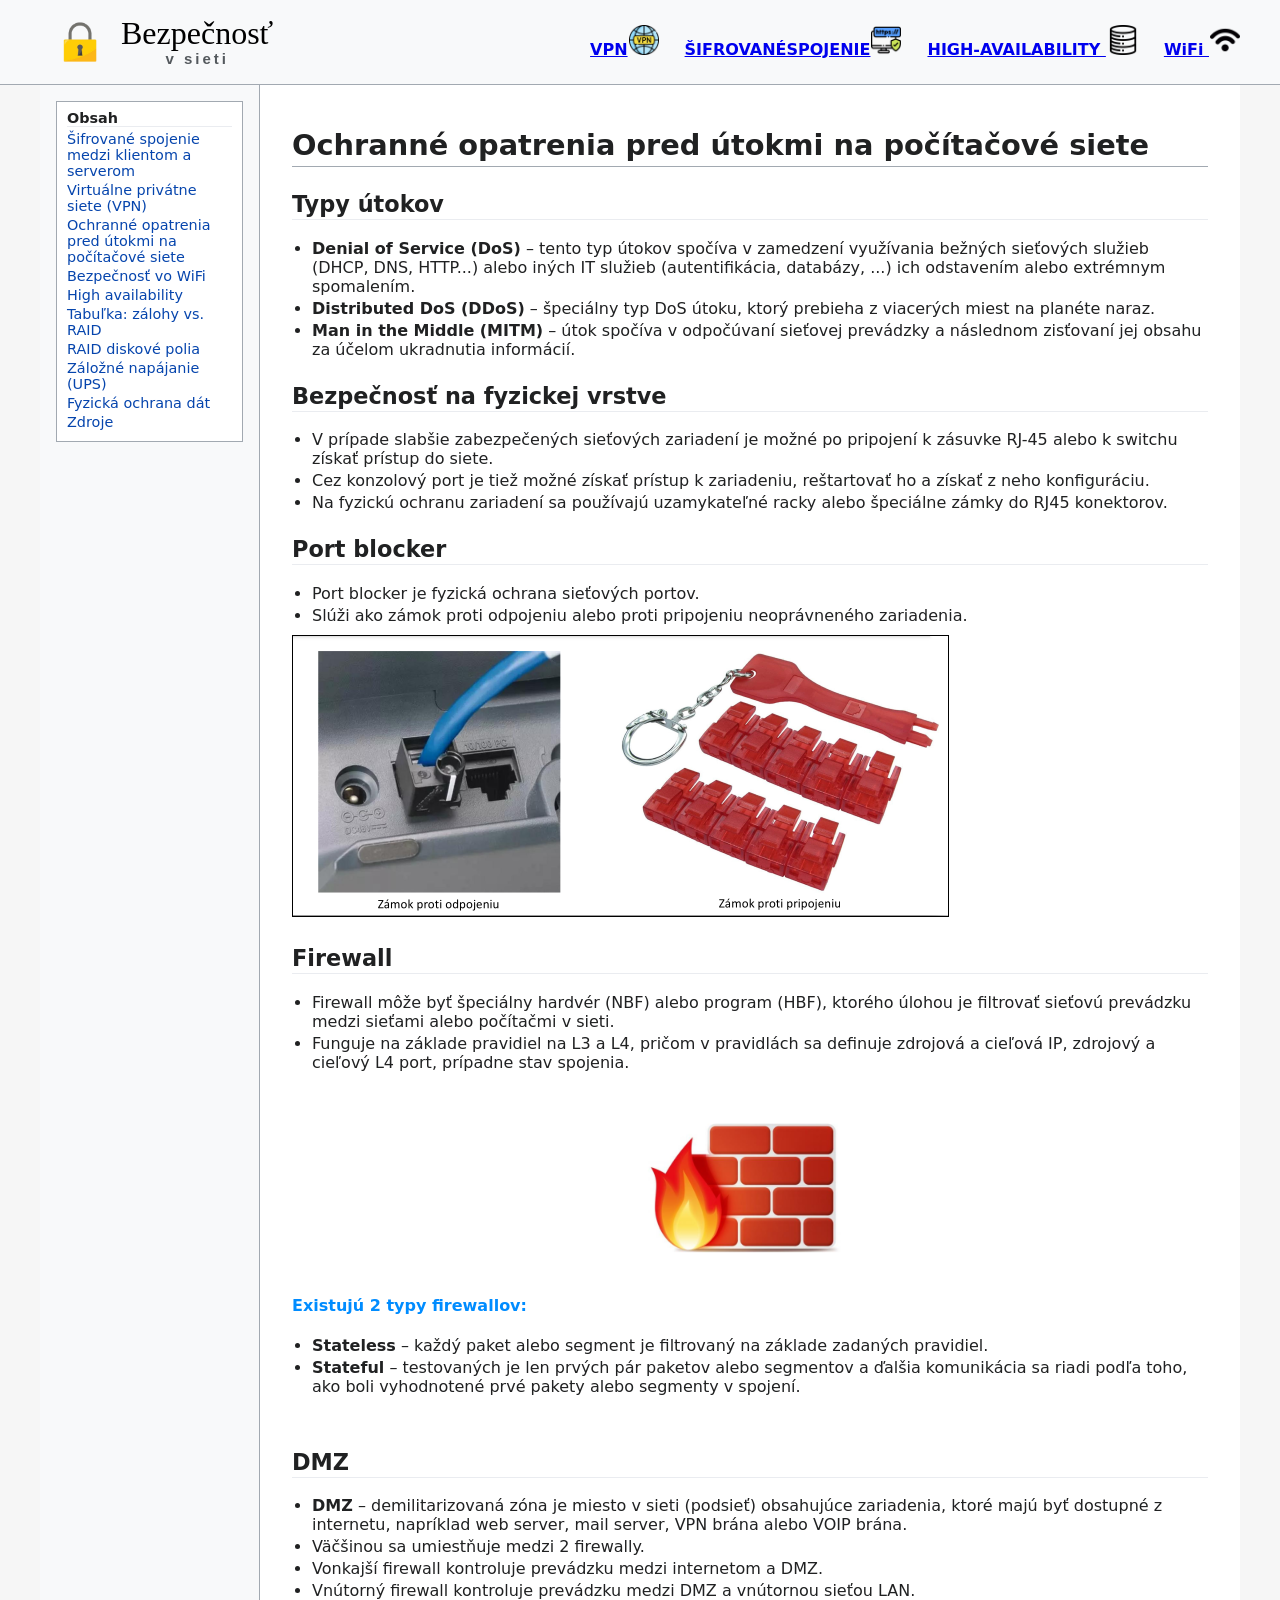
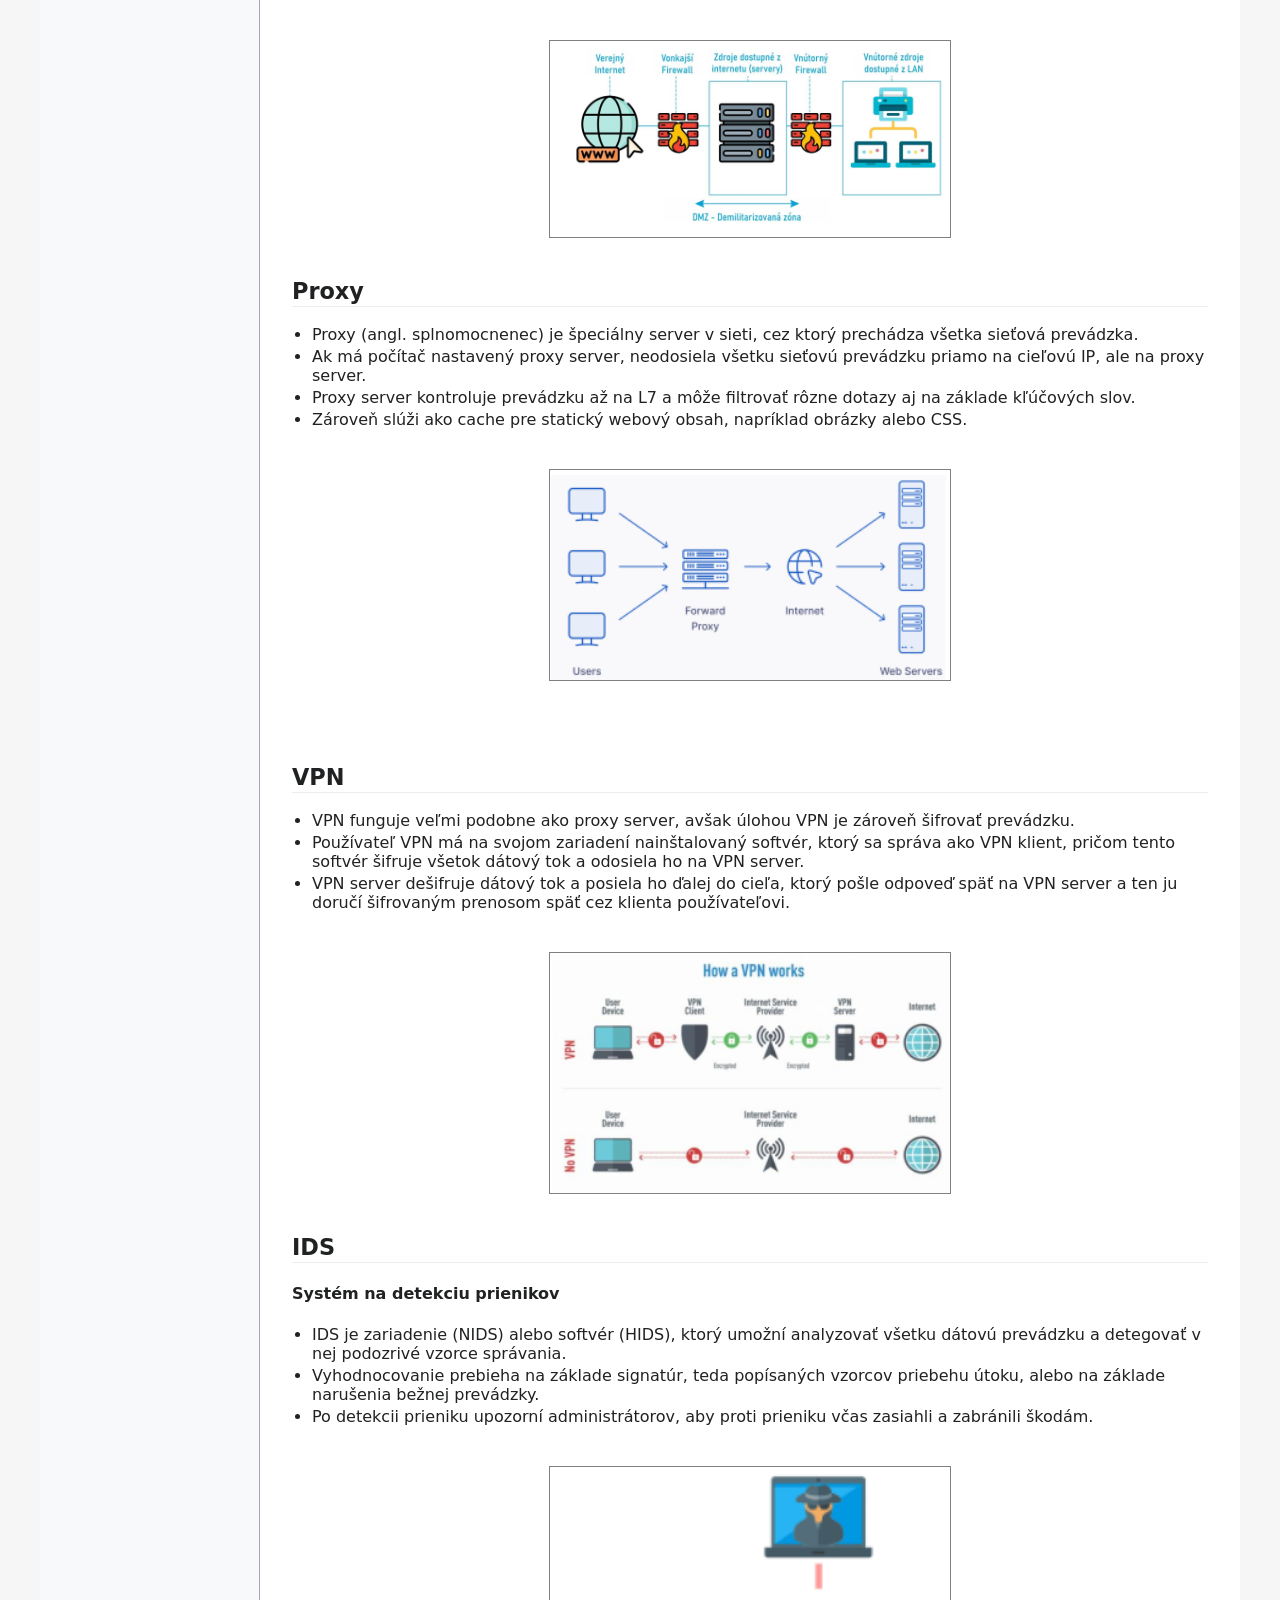
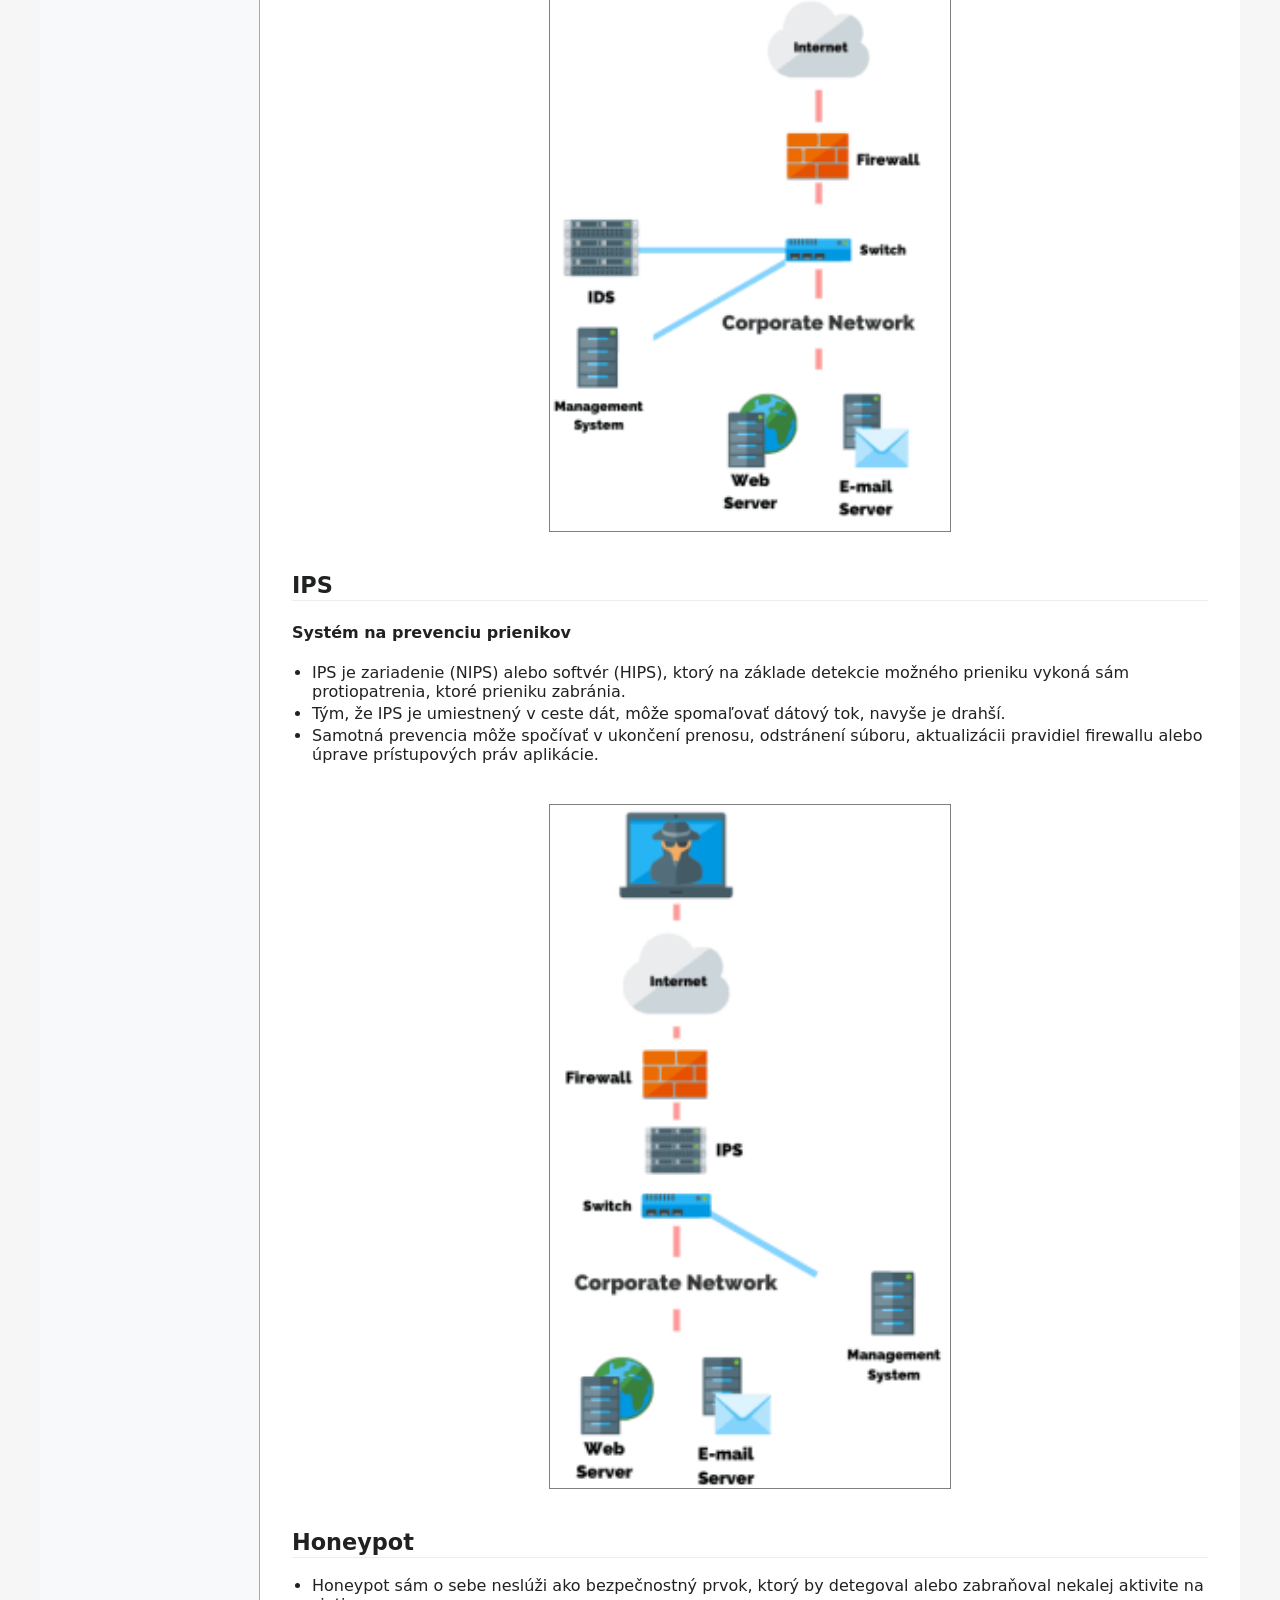
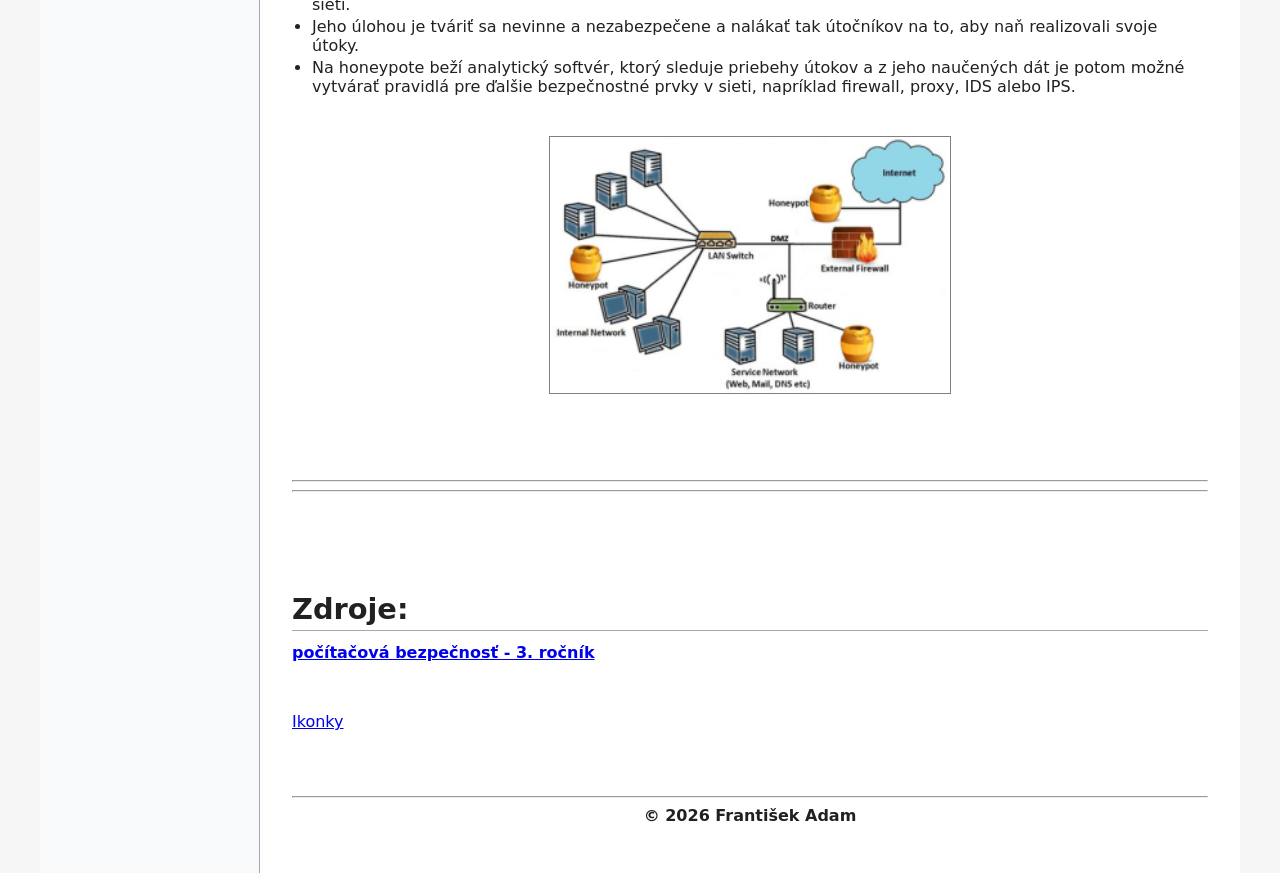
<file: opatrenia.html>
<!DOCTYPE html>
<html lang="sk">
<head>
  <meta charset="UTF-8">
  <title>Bezpečnosť v sieťach – študentská wiki</title>
  <link rel="stylesheet" href="style.css">
</head>
<body>
  <header class="v-header">
    <div class="v-header-inner">
      <div class="v-logo">
<a href="index.html" class="wiki-logo">
  <img src="zamok.png" alt="Bezpečnosť v sieti" class="wiki-logo-icon">
  <span class="wiki-logo-text">
    <span class="wiki-logo-main">Bezpečnosť</span>
    <span class="wiki-logo-sub">v sieti</span>
  </span>
</a>
      </div>

      <nav class="hor-nav">
        <a href="vpn.html" style="margin-right: 20px;">VPN<img src="vpnicon.png" style="width: 30px; height: 30px;  margin-left:1px;" alt="vpn">  </a>
        <a href="sifrovanespojenie.html" style="margin-right: 20px;">ŠIFROVANÉSPOJENIE<img src="https.png" style="width: 30px; height: 30px; margin-left: 1px;" alt="utoky"> </a>
        <a href="highavailability.html" style="margin-right: 20px;"> HIGH-AVAILABILITY <img src="database.png" style="width: 30px; height: 30px;  margin-left: 2px;" alt="vpn"> </a>
        <a href="bezpecnostvowifi.html">WiFi <img src="wi-fi.png" style="width: 30px; height: 30px;  margin-left: 1px;" alt="vpn"> </a>
      </nav>
    </div>
  </header>

  <div class="v-layout">
    <aside class="v-sidebar">
      <div class="v-sidebar-box">
        <div class="v-sidebar-title">Obsah</div>
        <ul>
          <li><a href="#sifspojenie">Šifrované spojenie medzi klientom a serverom</a></li>
          <li><a href="#vpn">Virtuálne privátne siete (VPN)</a></li>
          <li><a href="#opatrenia">Ochranné opatrenia pred útokmi na počítačové siete</a></li>
          <li><a href="#zalohovanie">Bezpečnosť vo WiFi</a></li>
          <li><a href="#typy-zaloh">High availability</a></li>
          <li><a href="#tabulka">Tabuľka: zálohy vs. RAID</a></li>
          <li><a href="#raid">RAID diskové polia</a></li>
          <li><a href="#ups">Záložné napájanie (UPS)</a></li>
          <li><a href="#fyzicka">Fyzická ochrana dát</a></li>
          <li><a href="#Zdroje">Zdroje</a></li>
        </ul>
      </div>
    </aside>

    <main class="v-content">

      <h1 id="opatrenia">Ochranné opatrenia pred útokmi na počítačové siete</h1>

      <h2>Typy útokov</h2>
      <ul>
        <li><strong>Denial of Service (DoS)</strong> – tento typ útokov spočíva v zamedzení využívania bežných sieťových služieb (DHCP, DNS, HTTP...) alebo iných IT služieb (autentifikácia, databázy, ...) ich odstavením alebo extrémnym spomalením.</li>
        <li><strong>Distributed DoS (DDoS)</strong> – špeciálny typ DoS útoku, ktorý prebieha z viacerých miest na planéte naraz.</li>
        <li><strong>Man in the Middle (MITM)</strong> – útok spočíva v odpočúvaní sieťovej prevádzky a následnom zisťovaní jej obsahu za účelom ukradnutia informácií.</li>
      </ul>

      <h2 id="fyzicka">Bezpečnosť na fyzickej vrstve</h2>
      <ul>
        <li>V prípade slabšie zabezpečených sieťových zariadení je možné po pripojení k zásuvke RJ-45 alebo k switchu získať prístup do siete.</li>
        <li>Cez konzolový port je tiež možné získať prístup k zariadeniu, reštartovať ho a získať z neho konfiguráciu.</li>
        <li>Na fyzickú ochranu zariadení sa používajú uzamykateľné racky alebo špeciálne zámky do RJ45 konektorov.</li>
      </ul>

      <h2>Port blocker</h2>
      <ul>
        <li>Port blocker je fyzická ochrana sieťových portov.</li>
        <li>Slúži ako zámok proti odpojeniu alebo proti pripojeniu neoprávneného zariadenia.</li>
      </ul>
      <img src="zamky.png" class="schema" alt="zamky">
      <br>

      <h2>Firewall</h2>
      <ul>
        <li>Firewall môže byť špeciálny hardvér (NBF) alebo program (HBF), ktorého úlohou je filtrovať sieťovú prevádzku medzi sieťami alebo počítačmi v sieti.</li>
        <li>Funguje na základe pravidiel na L3 a L4, pričom v pravidlách sa definuje zdrojová a cieľová IP, zdrojový a cieľový L4 port, prípadne stav spojenia.</li>
      </ul>
      <img src="firewall.png" class="firewall" alt="firewall">
      <h4 style="color: rgb(0, 140, 255);">Existujú 2 typy firewallov:</h4>
      <ul>
        <li><strong>Stateless</strong> – každý paket alebo segment je filtrovaný na základe zadaných pravidiel.</li>
        <li><strong>Stateful</strong> – testovaných je len prvých pár paketov alebo segmentov a ďalšia komunikácia sa riadi podľa toho, ako boli vyhodnotené prvé pakety alebo segmenty v spojení.</li>
      </ul>

      <br>

      <h2>DMZ</h2>
      <ul>
        <li><strong>DMZ</strong> – demilitarizovaná zóna je miesto v sieti (podsieť) obsahujúce zariadenia, ktoré majú byť dostupné z internetu, napríklad web server, mail server, VPN brána alebo VOIP brána.</li>
        <li>Väčšinou sa umiestňuje medzi 2 firewally.</li>
        <li>Vonkajší firewall kontroluje prevádzku medzi internetom a DMZ.</li>
        <li>Vnútorný firewall kontroluje prevádzku medzi DMZ a vnútornou sieťou LAN.</li>
      </ul>
      <img src="DMZ.png" class="private" alt="DMZ">
      <h2>Proxy</h2>
      <ul>
        <li>Proxy (angl. splnomocnenec) je špeciálny server v sieti, cez ktorý prechádza všetka sieťová prevádzka.</li>
        <li>Ak má počítač nastavený proxy server, neodosiela všetku sieťovú prevádzku priamo na cieľovú IP, ale na proxy server.</li>
        <li>Proxy server kontroluje prevádzku až na L7 a môže filtrovať rôzne dotazy aj na základe kľúčových slov.</li>
        <li>Zároveň slúži ako cache pre statický webový obsah, napríklad obrázky alebo CSS.</li>
      </ul>
      <img src="proxy.png" class="private" alt="proxy">
      <br>

      <h2 id="vpn">VPN</h2>
      <ul>
        <li>VPN funguje veľmi podobne ako proxy server, avšak úlohou VPN je zároveň šifrovať prevádzku.</li>
        <li>Používateľ VPN má na svojom zariadení nainštalovaný softvér, ktorý sa správa ako VPN klient, pričom tento softvér šifruje všetok dátový tok a odosiela ho na VPN server.</li>
        <li>VPN server dešifruje dátový tok a posiela ho ďalej do cieľa, ktorý pošle odpoveď späť na VPN server a ten ju doručí šifrovaným prenosom späť cez klienta používateľovi.</li>
      </ul>
      <img src="vpn.png" class="private" alt="VPN">
      <h2>IDS</h2>
      <h4>Systém na detekciu prienikov</h4>
      <ul>
        <li>IDS je zariadenie (NIDS) alebo softvér (HIDS), ktorý umožní analyzovať všetku dátovú prevádzku a detegovať v nej podozrivé vzorce správania.</li>
        <li>Vyhodnocovanie prebieha na základe signatúr, teda popísaných vzorcov priebehu útoku, alebo na základe narušenia bežnej prevádzky.</li>
        <li>Po detekcii prieniku upozorní administrátorov, aby proti prieniku včas zasiahli a zabránili škodám.</li>
      </ul>
      <img src="ids.png" class="private" alt="ids">
      <h2>IPS</h2>
      <h4>Systém na prevenciu prienikov</h4>
      <ul>
        <li>IPS je zariadenie (NIPS) alebo softvér (HIPS), ktorý na základe detekcie možného prieniku vykoná sám protiopatrenia, ktoré prieniku zabránia.</li>
        <li>Tým, že IPS je umiestnený v ceste dát, môže spomaľovať dátový tok, navyše je drahší.</li>
        <li>Samotná prevencia môže spočívať v ukončení prenosu, odstránení súboru, aktualizácii pravidiel firewallu alebo úprave prístupových práv aplikácie.</li>
      </ul>
      <img src="ips.png" class="private" alt="ips">
      <h2>Honeypot</h2>
      <ul>
        <li>Honeypot sám o sebe neslúži ako bezpečnostný prvok, ktorý by detegoval alebo zabraňoval nekalej aktivite na sieti.</li>
        <li>Jeho úlohou je tváriť sa nevinne a nezabezpečene a nalákať tak útočníkov na to, aby naň realizovali svoje útoky.</li>
        <li>Na honeypote beží analytický softvér, ktorý sleduje priebehy útokov a z jeho naučených dát je potom možné vytvárať pravidlá pre ďalšie bezpečnostné prvky v sieti, napríklad firewall, proxy, IDS alebo IPS.</li>
      </ul>
      <img src="honey.png" class="private" alt="honey">
      <br>
      <br>
      <hr>
      <hr>

      <div class="Zdroje">
        <h1 id="Zdroje">Zdroje:</h1>

        <p>
          <a href="https://mylearning.spseke.sk/course/view.php?id=145" target="_blank" rel="noopener noreferrer">
            <strong>počítačová bezpečnosť - 3. ročník</strong>
          </a>
        </p>
        <br>
        <br>
        <a href="https://www.flaticon.com/" target="_blank" rel="noopener noreferrer">Ikonky</a>
        <br>
        <br>
      </div>

      <br>
      <br>
      <hr>
      <strong><center>&copy; 2026 František Adam</center></strong>
    </main>
  </div>
</body>
</html>
</file>
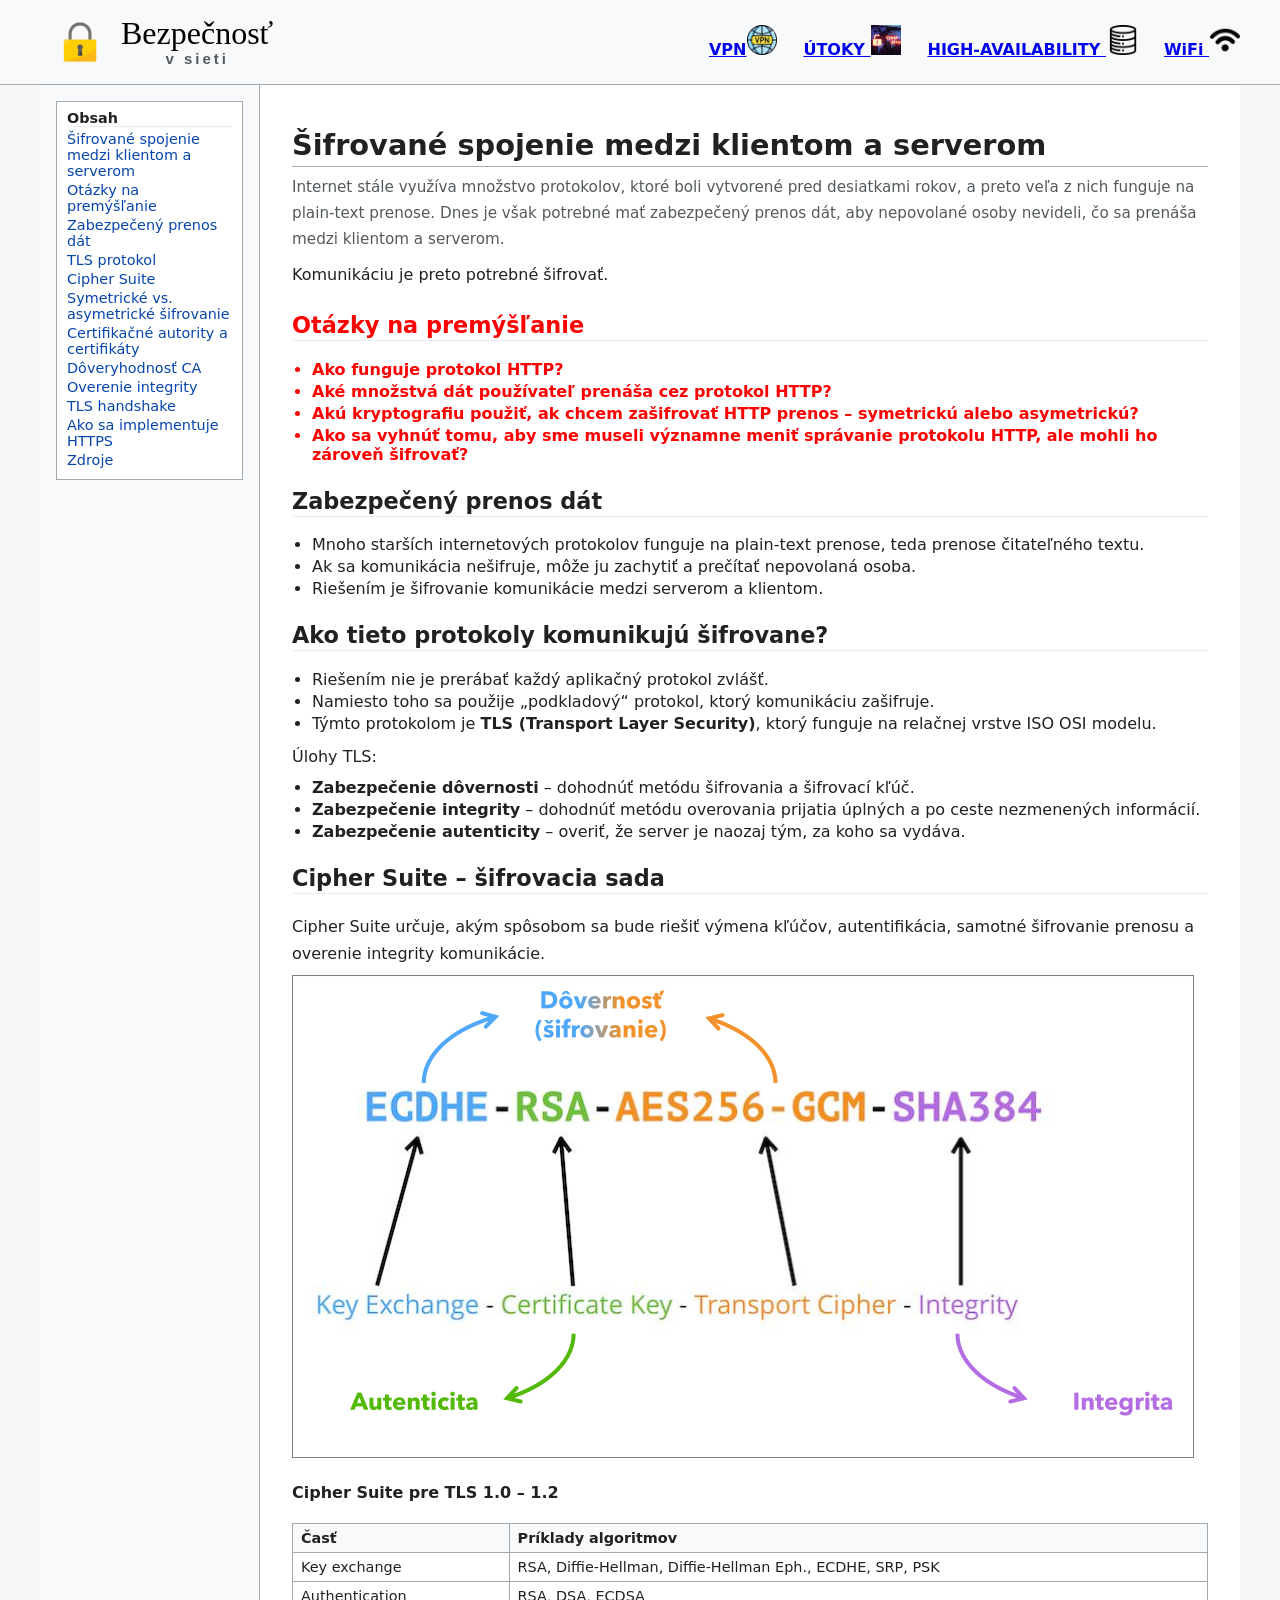
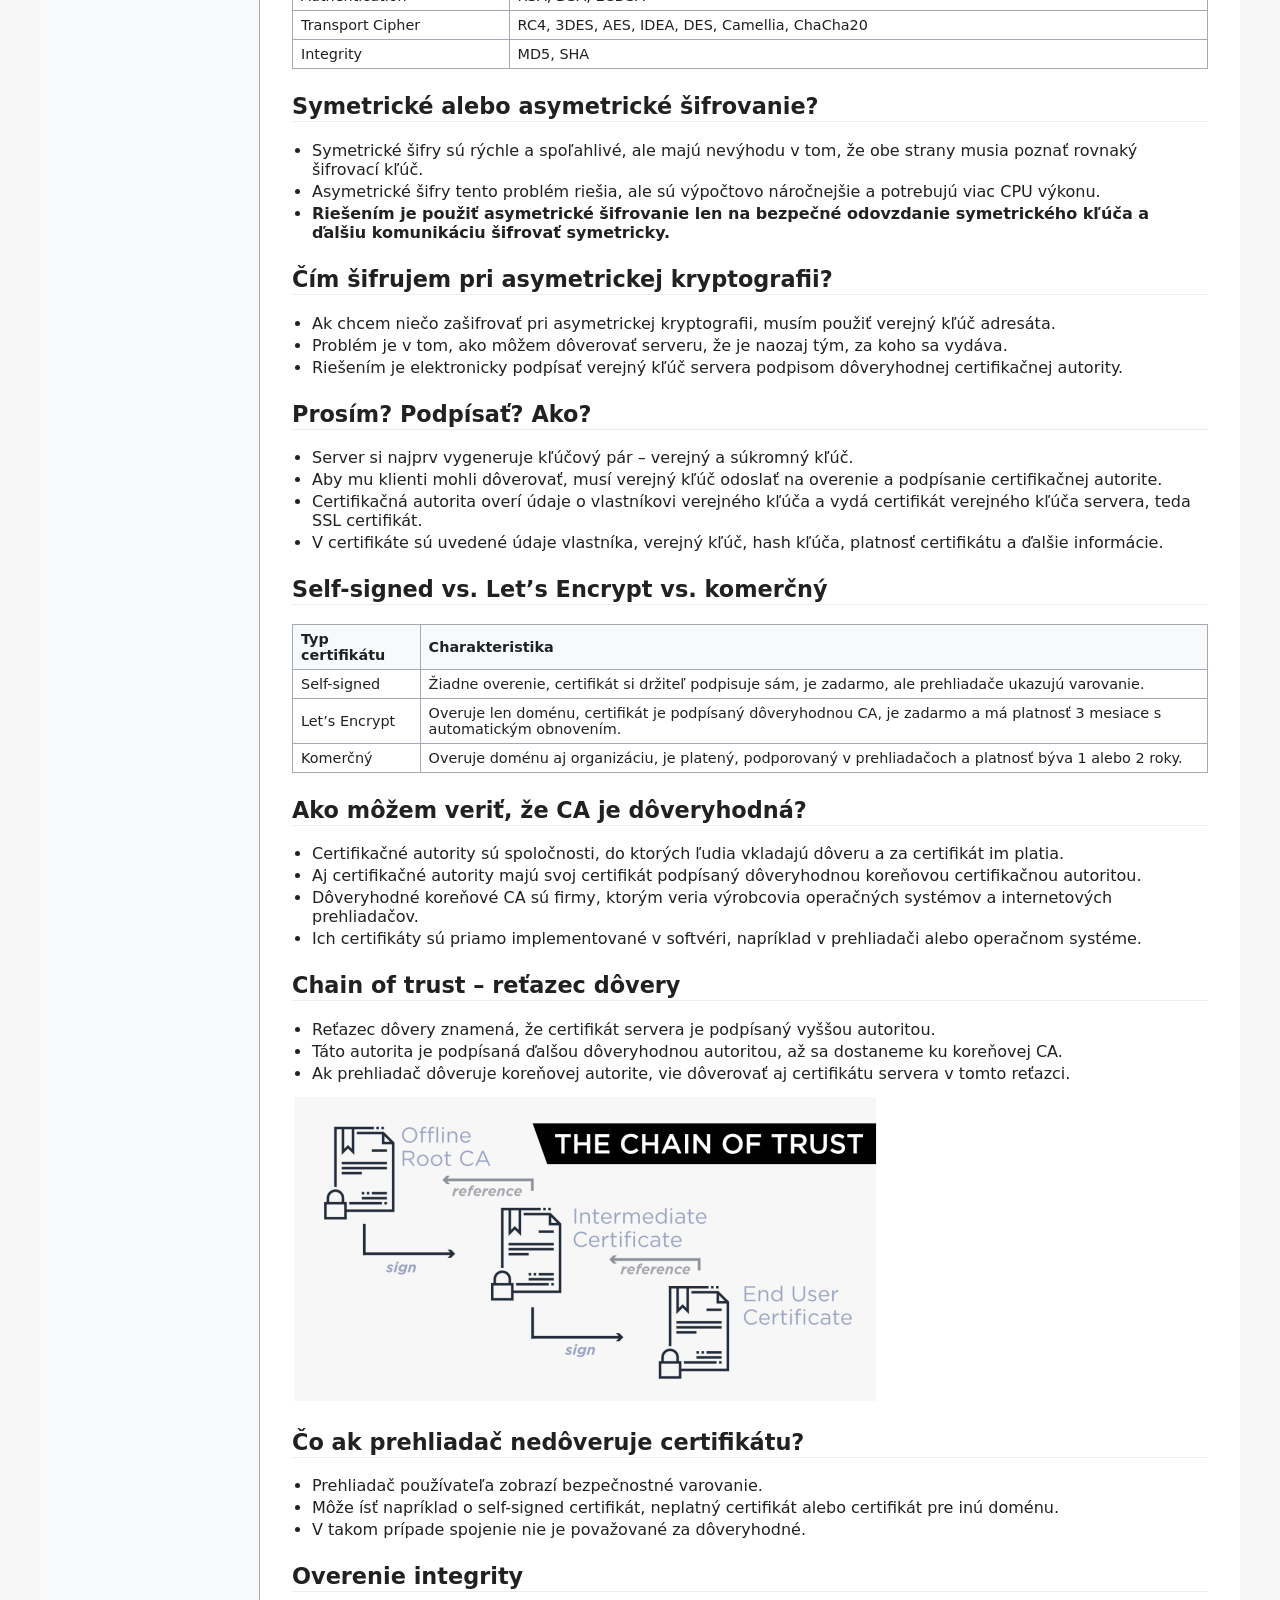
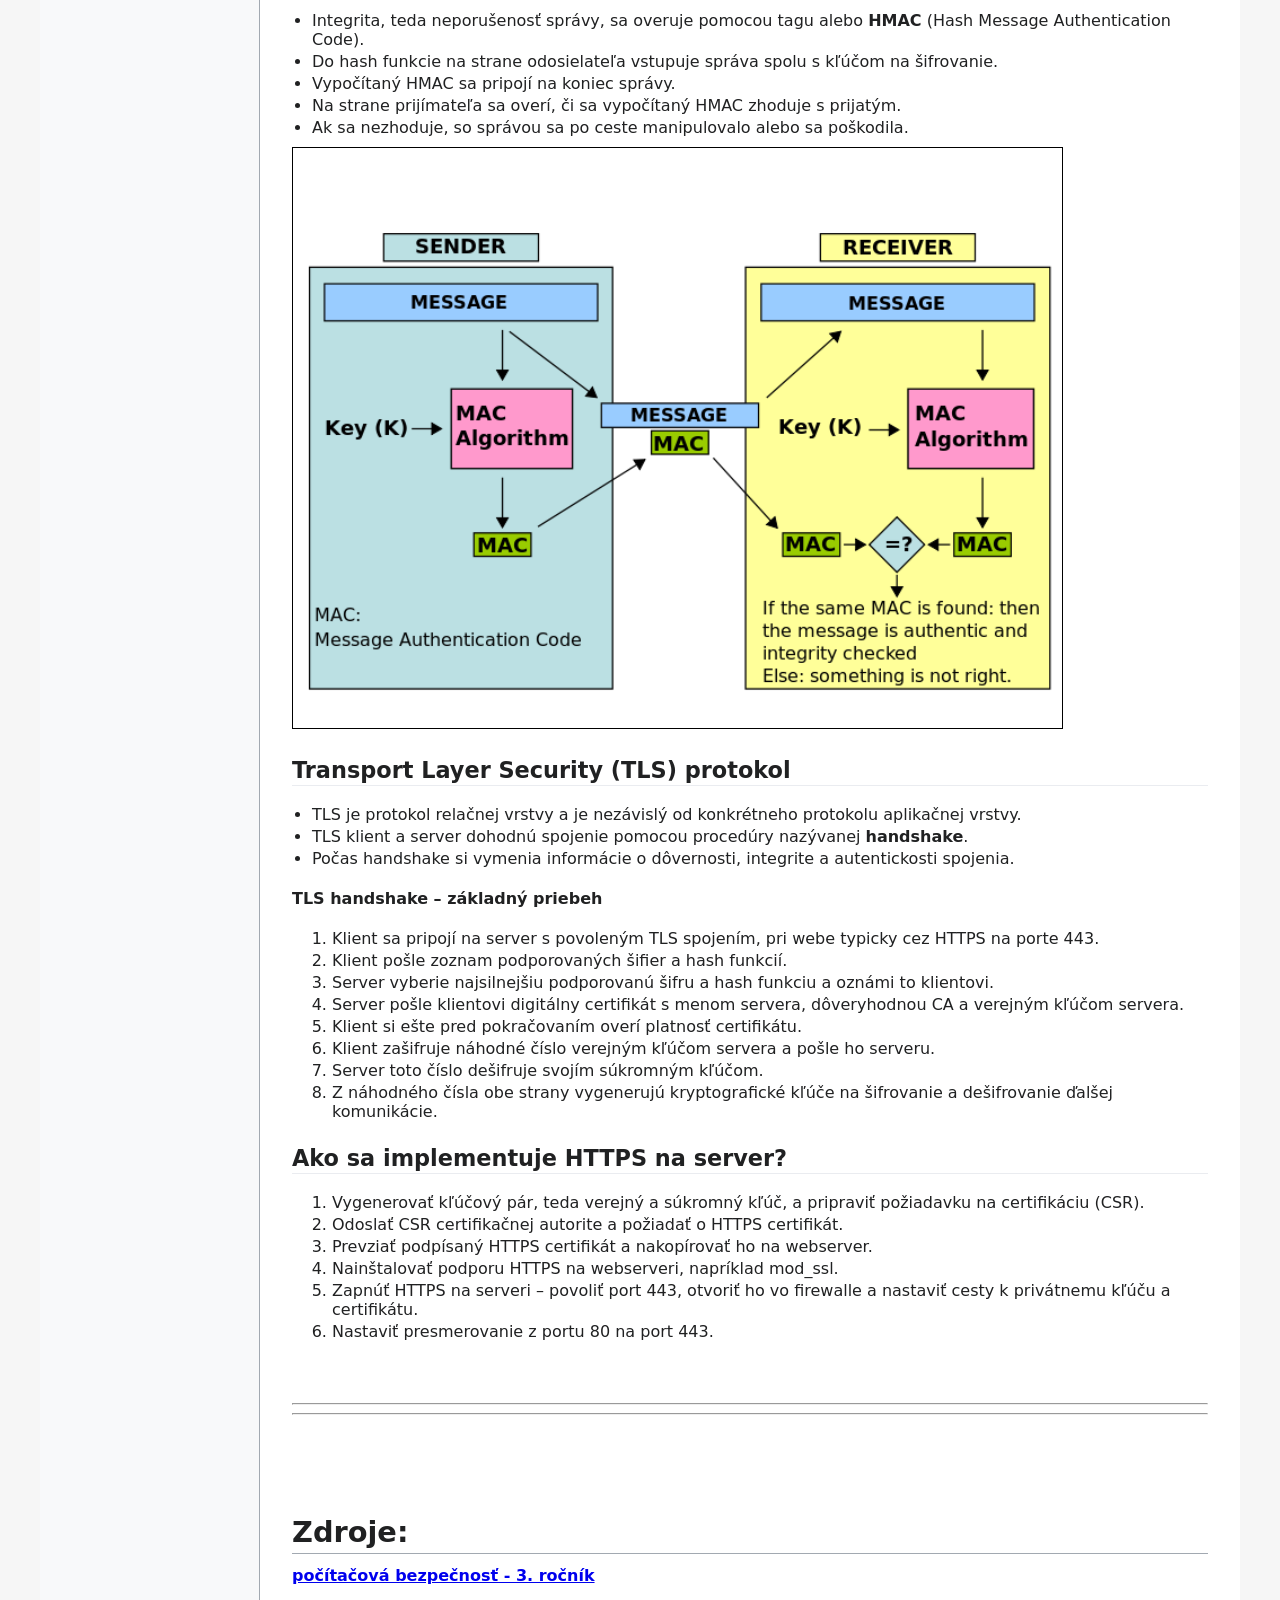
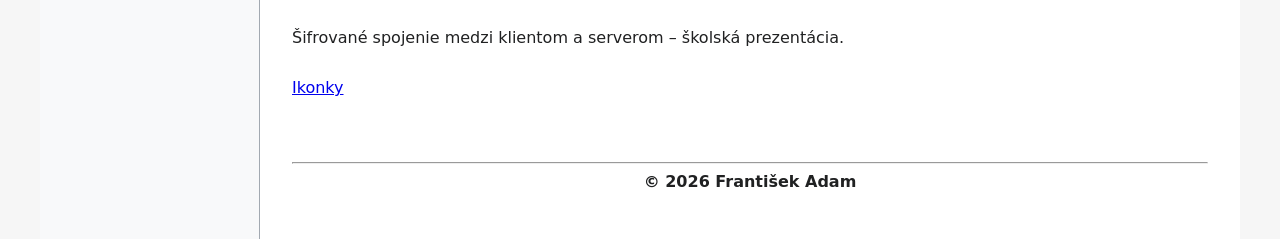
<file: sifrovanespojenie.html>
<!DOCTYPE html>
<html lang="sk">
<head>
  <meta charset="UTF-8">
  <title>Bezpečnosť v sieťach – študentská wiki</title>
  <link rel="stylesheet" href="style.css">
</head>
<body>
  <header class="v-header">
    <div class="v-header-inner">
      <div class="v-logo">
<a href="index.html" class="wiki-logo">
  <img src="zamok.png" alt="Bezpečnosť v sieti" class="wiki-logo-icon">
  <span class="wiki-logo-text">
    <span class="wiki-logo-main">Bezpečnosť</span>
    <span class="wiki-logo-sub">v sieti</span>
  </span>
</a>
      </div>

      <nav class="hor-nav">
        <a href="vpn.html" style="margin-right: 20px;">VPN<img src="vpnicon.png" style="width: 30px; height: 30px;  margin-left:1px;" alt="vpn">  </a>
        <a href="opatrenia.html" style="margin-right: 20px;"> ÚTOKY <img src="opatreniabackg.png" style="width: 30px; height: 30px; margin-left: 1px;" alt="utoky"> </a>
        <a href="highavailability.html" style="margin-right: 20px;"> HIGH-AVAILABILITY <img src="database.png" style="width: 30px; height: 30px;  margin-left: 2px;" alt="vpn"> </a>
        <a href="bezpecnostvowifi.html">WiFi <img src="wi-fi.png" style="width: 30px; height: 30px;  margin-left: 1px;" alt="vpn"> </a>
      </nav>
    </div>
  </header>

  <div class="v-layout">
    <aside class="v-sidebar">
      <div class="v-sidebar-box">
        <div class="v-sidebar-title">Obsah</div>
        <ul>
          <li><a href="#sifspojenie">Šifrované spojenie medzi klientom a serverom</a></li>
          <li><a href="#otazky">Otázky na premýšľanie</a></li>
          <li><a href="#prenosdat">Zabezpečený prenos dát</a></li>
          <li><a href="#tls">TLS protokol</a></li>
          <li><a href="#cipher">Cipher Suite</a></li>
          <li><a href="#symetricke">Symetrické vs. asymetrické šifrovanie</a></li>
          <li><a href="#certifikaty">Certifikačné autority a certifikáty</a></li>
          <li><a href="#ca">Dôveryhodnosť CA</a></li>
          <li><a href="#integrita">Overenie integrity</a></li>
          <li><a href="#handshake">TLS handshake</a></li>
          <li><a href="#https-server">Ako sa implementuje HTTPS</a></li>
          <li><a href="#Zdroje">Zdroje</a></li>
        </ul>
      </div>
    </aside>

    <main class="v-content">

      <h1 id="sifspojenie">Šifrované spojenie medzi klientom a serverom</h1>
      <p class="v-lead">
        Internet stále využíva množstvo protokolov, ktoré boli vytvorené pred desiatkami rokov,
        a preto veľa z nich funguje na plain-text prenose. Dnes je však potrebné mať zabezpečený
        prenos dát, aby nepovolané osoby nevideli, čo sa prenáša medzi klientom a serverom.
      </p>
      <p>
        Komunikáciu je preto potrebné šifrovať.
      </p>

    <h2 id="otazky" class="cervene">Otázky na premýšľanie</h2>
  <ul class="cervene">
    <strong>
    <li>Ako funguje protokol HTTP?</li>
    <li>Aké množstvá dát používateľ prenáša cez protokol HTTP?</li>
    <li>Akú kryptografiu použiť, ak chcem zašifrovať HTTP prenos – symetrickú alebo asymetrickú?</li>
    <li>Ako sa vyhnúť tomu, aby sme museli významne meniť správanie protokolu HTTP, ale mohli ho zároveň šifrovať?</li>
    </strong>
  </ul>

      <h2 id="prenosdat">Zabezpečený prenos dát</h2>
      <ul>
        <li>Mnoho starších internetových protokolov funguje na plain-text prenose, teda prenose čitateľného textu.</li>
        <li>Ak sa komunikácia nešifruje, môže ju zachytiť a prečítať nepovolaná osoba.</li>
        <li>Riešením je šifrovanie komunikácie medzi serverom a klientom.</li>
      </ul>

      <h2 id="tls">Ako tieto protokoly komunikujú šifrovane?</h2>
      <ul>
        <li>Riešením nie je prerábať každý aplikačný protokol zvlášť.</li>
        <li>Namiesto toho sa použije „podkladový“ protokol, ktorý komunikáciu zašifruje.</li>
        <li>Týmto protokolom je <strong>TLS (Transport Layer Security)</strong>, ktorý funguje na relačnej vrstve ISO OSI modelu.</li>
      </ul>

      <p>Úlohy TLS:</p>
      <ul>
        <li><strong>Zabezpečenie dôvernosti</strong> – dohodnúť metódu šifrovania a šifrovací kľúč.</li>
        <li><strong>Zabezpečenie integrity</strong> – dohodnúť metódu overovania prijatia úplných a po ceste nezmenených informácií.</li>
        <li><strong>Zabezpečenie autenticity</strong> – overiť, že server je naozaj tým, za koho sa vydáva.</li>
      </ul>

      <h2 id="cipher">Cipher Suite – šifrovacia sada</h2>
      <p>
        Cipher Suite určuje, akým spôsobom sa bude riešiť výmena kľúčov, autentifikácia, samotné šifrovanie prenosu
        a overenie integrity komunikácie.
      </p>
      <img src="cipher-suite.png" class="schema1" alt="Cipher Suite">

      <h4>Cipher Suite pre TLS 1.0 – 1.2</h4>
      <table class="compare-table">
        <thead>
          <tr>
            <th>Časť</th>
            <th>Príklady algoritmov</th>
          </tr>
        </thead>
        <tbody>
          <tr>
            <td>Key exchange</td>
            <td>RSA, Diffie-Hellman, Diffie-Hellman Eph., ECDHE, SRP, PSK</td>
          </tr>
          <tr>
            <td>Authentication</td>
            <td>RSA, DSA, ECDSA</td>
          </tr>
          <tr>
            <td>Transport Cipher</td>
            <td>RC4, 3DES, AES, IDEA, DES, Camellia, ChaCha20</td>
          </tr>
          <tr>
            <td>Integrity</td>
            <td>MD5, SHA</td>
          </tr>
        </tbody>
      </table>

      <h2 id="symetricke">Symetrické alebo asymetrické šifrovanie?</h2>
      <ul>
        <li>Symetrické šifry sú rýchle a spoľahlivé, ale majú nevýhodu v tom, že obe strany musia poznať rovnaký šifrovací kľúč.</li>
        <li>Asymetrické šifry tento problém riešia, ale sú výpočtovo náročnejšie a potrebujú viac CPU výkonu.</li>
        <li><strong>Riešením je použiť asymetrické šifrovanie len na bezpečné odovzdanie symetrického kľúča a ďalšiu komunikáciu šifrovať symetricky.</strong></li>
      </ul>

      <h2 id="certifikaty">Čím šifrujem pri asymetrickej kryptografii?</h2>
      <ul>
        <li>Ak chcem niečo zašifrovať pri asymetrickej kryptografii, musím použiť verejný kľúč adresáta.</li>
        <li>Problém je v tom, ako môžem dôverovať serveru, že je naozaj tým, za koho sa vydáva.</li>
        <li>Riešením je elektronicky podpísať verejný kľúč servera podpisom dôveryhodnej certifikačnej autority.</li>
      </ul>

      <h2>Prosím? Podpísať? Ako?</h2>
      <ul>
        <li>Server si najprv vygeneruje kľúčový pár – verejný a súkromný kľúč.</li>
        <li>Aby mu klienti mohli dôverovať, musí verejný kľúč odoslať na overenie a podpísanie certifikačnej autorite.</li>
        <li>Certifikačná autorita overí údaje o vlastníkovi verejného kľúča a vydá certifikát verejného kľúča servera, teda SSL certifikát.</li>
        <li>V certifikáte sú uvedené údaje vlastníka, verejný kľúč, hash kľúča, platnosť certifikátu a ďalšie informácie.</li>
      </ul>

      <h2>Self-signed vs. Let’s Encrypt vs. komerčný</h2>
      <table class="compare-table">
        <thead>
          <tr>
            <th>Typ certifikátu</th>
            <th>Charakteristika</th>
          </tr>
        </thead>
        <tbody>
          <tr>
            <td>Self-signed</td>
            <td>Žiadne overenie, certifikát si držiteľ podpisuje sám, je zadarmo, ale prehliadače ukazujú varovanie.</td>
          </tr>
          <tr>
            <td>Let’s Encrypt</td>
            <td>Overuje len doménu, certifikát je podpísaný dôveryhodnou CA, je zadarmo a má platnosť 3 mesiace s automatickým obnovením.</td>
          </tr>
          <tr>
            <td>Komerčný</td>
            <td>Overuje doménu aj organizáciu, je platený, podporovaný v prehliadačoch a platnosť býva 1 alebo 2 roky.</td>
          </tr>
        </tbody>
      </table>

      <h2 id="ca">Ako môžem veriť, že CA je dôveryhodná?</h2>
      <ul>
        <li>Certifikačné autority sú spoločnosti, do ktorých ľudia vkladajú dôveru a za certifikát im platia.</li>
        <li>Aj certifikačné autority majú svoj certifikát podpísaný dôveryhodnou koreňovou certifikačnou autoritou.</li>
        <li>Dôveryhodné koreňové CA sú firmy, ktorým veria výrobcovia operačných systémov a internetových prehliadačov.</li>
        <li>Ich certifikáty sú priamo implementované v softvéri, napríklad v prehliadači alebo operačnom systéme.</li>
      </ul>

      <h2>Chain of trust – reťazec dôvery</h2>
      <ul>
        <li>Reťazec dôvery znamená, že certifikát servera je podpísaný vyššou autoritou.</li>
        <li>Táto autorita je podpísaná ďalšou dôveryhodnou autoritou, až sa dostaneme ku koreňovej CA.</li>
        <li>Ak prehliadač dôveruje koreňovej autorite, vie dôverovať aj certifikátu servera v tomto reťazci.</li>
      </ul>
      <img src="trust.png" alt="Reťazec dôvery">

      <h2>Čo ak prehliadač nedôveruje certifikátu?</h2>
      <ul>
        <li>Prehliadač používateľa zobrazí bezpečnostné varovanie.</li>
        <li>Môže ísť napríklad o self-signed certifikát, neplatný certifikát alebo certifikát pre inú doménu.</li>
        <li>V takom prípade spojenie nie je považované za dôveryhodné.</li>
      </ul>

      <h2 id="integrita">Overenie integrity</h2>
      <ul>
        <li>Integrita, teda neporušenosť správy, sa overuje pomocou tagu alebo <strong>HMAC</strong> (Hash Message Authentication Code).</li>
        <li>Do hash funkcie na strane odosielateľa vstupuje správa spolu s kľúčom na šifrovanie.</li>
        <li>Vypočítaný HMAC sa pripojí na koniec správy.</li>
        <li>Na strane prijímateľa sa overí, či sa vypočítaný HMAC zhoduje s prijatým.</li>
        <li>Ak sa nezhoduje, so správou sa po ceste manipulovalo alebo sa poškodila.</li>
      </ul>
      <img src="HASH.png" class="schema" alt="HASH">
      <h2 id="handshake">Transport Layer Security (TLS) protokol</h2>
      <ul>
        <li>TLS je protokol relačnej vrstvy a je nezávislý od konkrétneho protokolu aplikačnej vrstvy.</li>
        <li>TLS klient a server dohodnú spojenie pomocou procedúry nazývanej <strong>handshake</strong>.</li>
        <li>Počas handshake si vymenia informácie o dôvernosti, integrite a autentickosti spojenia.</li>
      </ul>

      <h4>TLS handshake – základný priebeh</h4>
      <ol>
        <li>Klient sa pripojí na server s povoleným TLS spojením, pri webe typicky cez HTTPS na porte 443.</li>
        <li>Klient pošle zoznam podporovaných šifier a hash funkcií.</li>
        <li>Server vyberie najsilnejšiu podporovanú šifru a hash funkciu a oznámi to klientovi.</li>
        <li>Server pošle klientovi digitálny certifikát s menom servera, dôveryhodnou CA a verejným kľúčom servera.</li>
        <li>Klient si ešte pred pokračovaním overí platnosť certifikátu.</li>
        <li>Klient zašifruje náhodné číslo verejným kľúčom servera a pošle ho serveru.</li>
        <li>Server toto číslo dešifruje svojím súkromným kľúčom.</li>
        <li>Z náhodného čísla obe strany vygenerujú kryptografické kľúče na šifrovanie a dešifrovanie ďalšej komunikácie.</li>
      </ol>

      <h2 id="https-server">Ako sa implementuje HTTPS na server?</h2>
      <ol>
        <li>Vygenerovať kľúčový pár, teda verejný a súkromný kľúč, a pripraviť požiadavku na certifikáciu (CSR).</li>
        <li>Odoslať CSR certifikačnej autorite a požiadať o HTTPS certifikát.</li>
        <li>Prevziať podpísaný HTTPS certifikát a nakopírovať ho na webserver.</li>
        <li>Nainštalovať podporu HTTPS na webserveri, napríklad mod_ssl.</li>
        <li>Zapnúť HTTPS na serveri – povoliť port 443, otvoriť ho vo firewalle a nastaviť cesty k privátnemu kľúču a certifikátu.</li>
        <li>Nastaviť presmerovanie z portu 80 na port 443.</li>
      </ol>

      <br>
      <br>
      <hr>
      <hr>

      <div class="Zdroje">
        <h1 id="Zdroje">Zdroje:</h1>

        <p>
          <a href="https://mylearning.spseke.sk/course/view.php?id=145" target="_blank" rel="noopener noreferrer">
            <strong>počítačová bezpečnosť - 3. ročník</strong>
          </a>
        </p>
        <br>
        <p>Šifrované spojenie medzi klientom a serverom – školská prezentácia.</p>
        <br>
        <a href="https://www.flaticon.com/" target="_blank" rel="noopener noreferrer">Ikonky</a>
        <br>
        <br>
      </div>

      <br>
      <br>
      <hr>
      <strong><center>&copy; 2026 František Adam</center></strong>
    </main>
  </div>
</body>
</html>
</file>
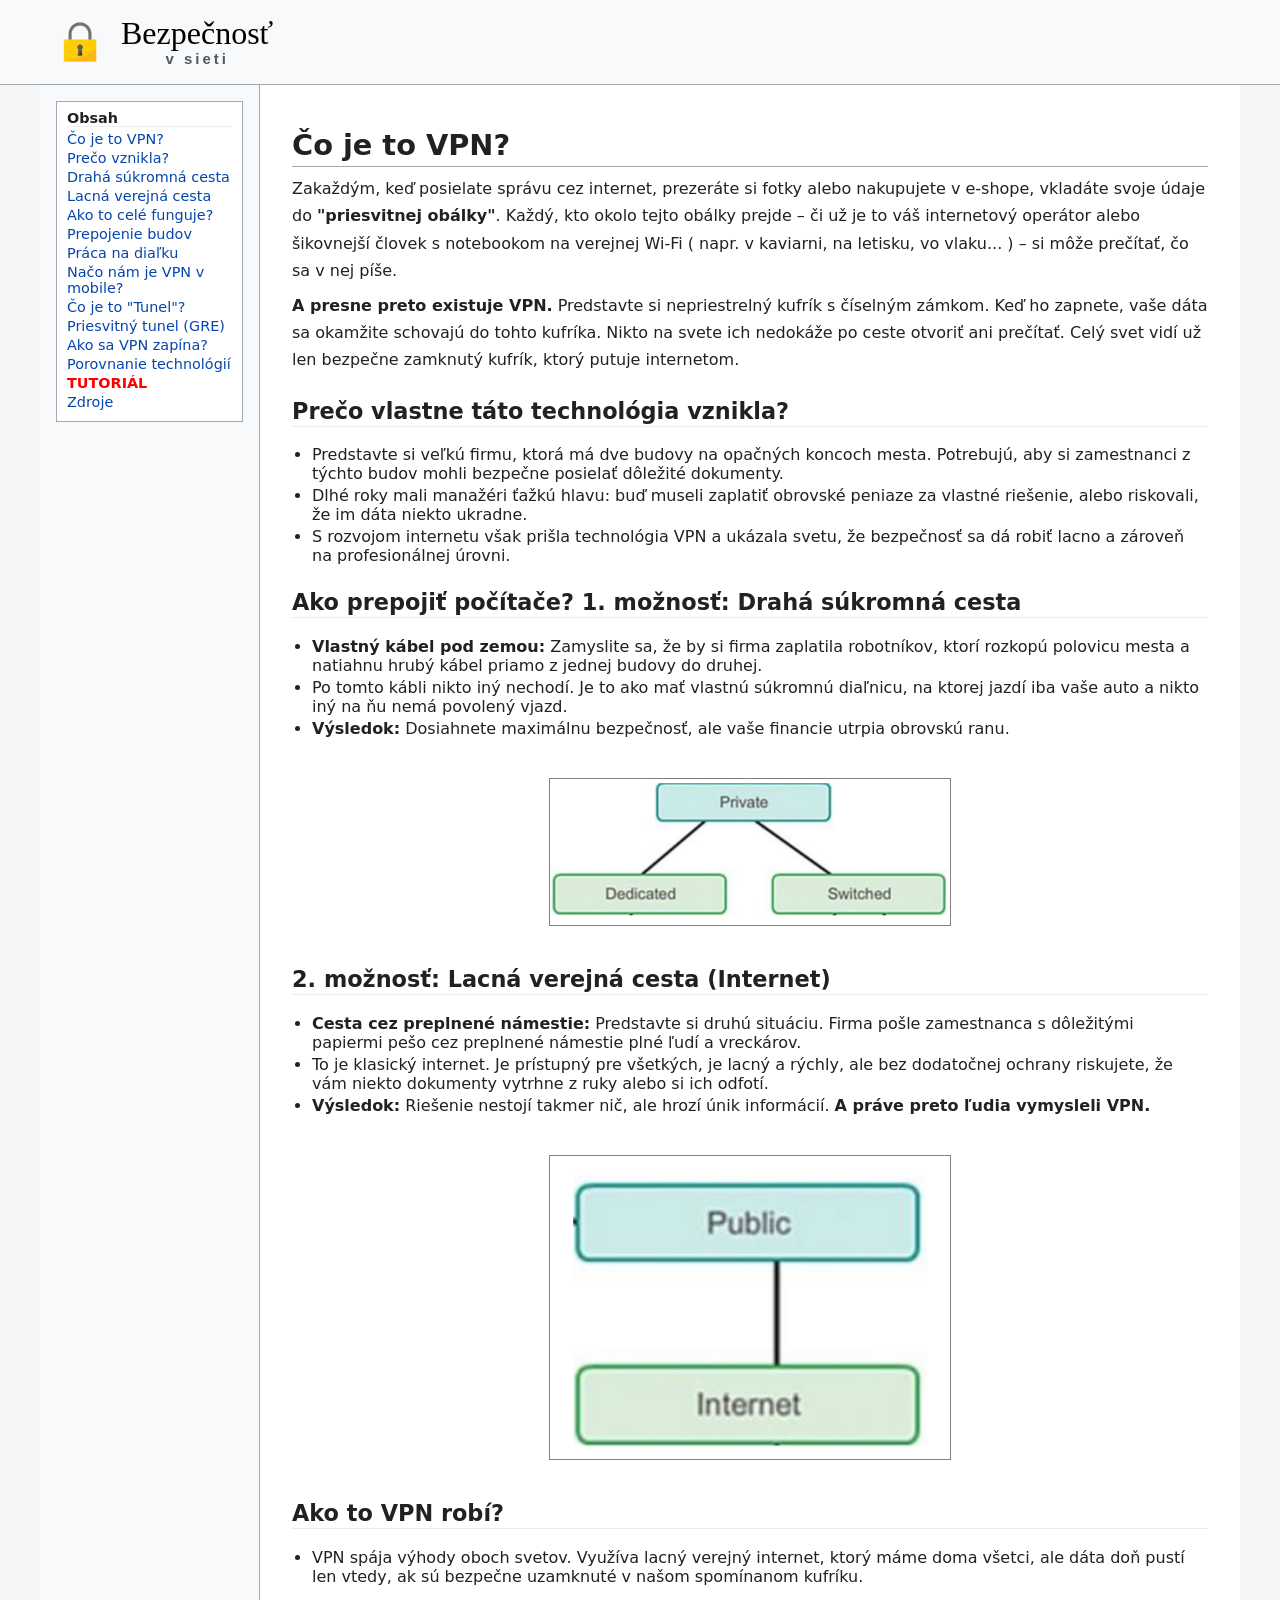
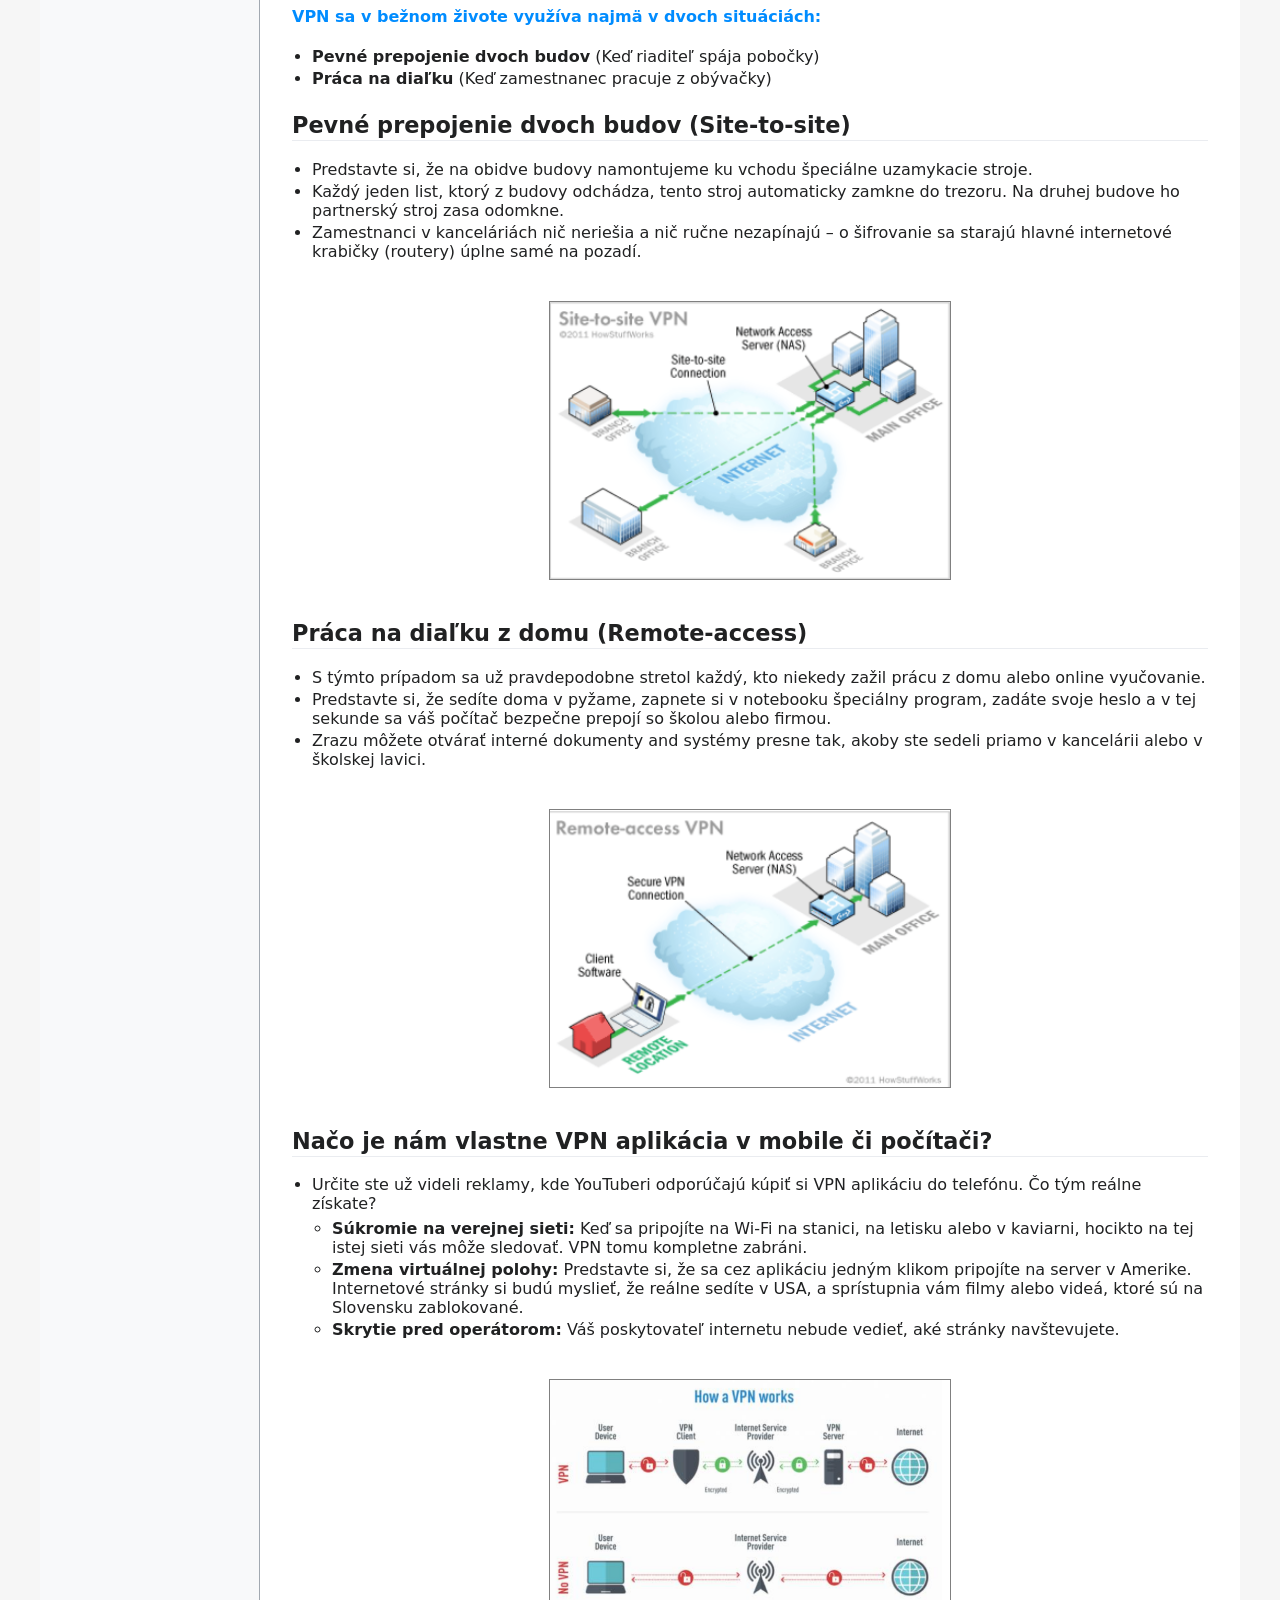
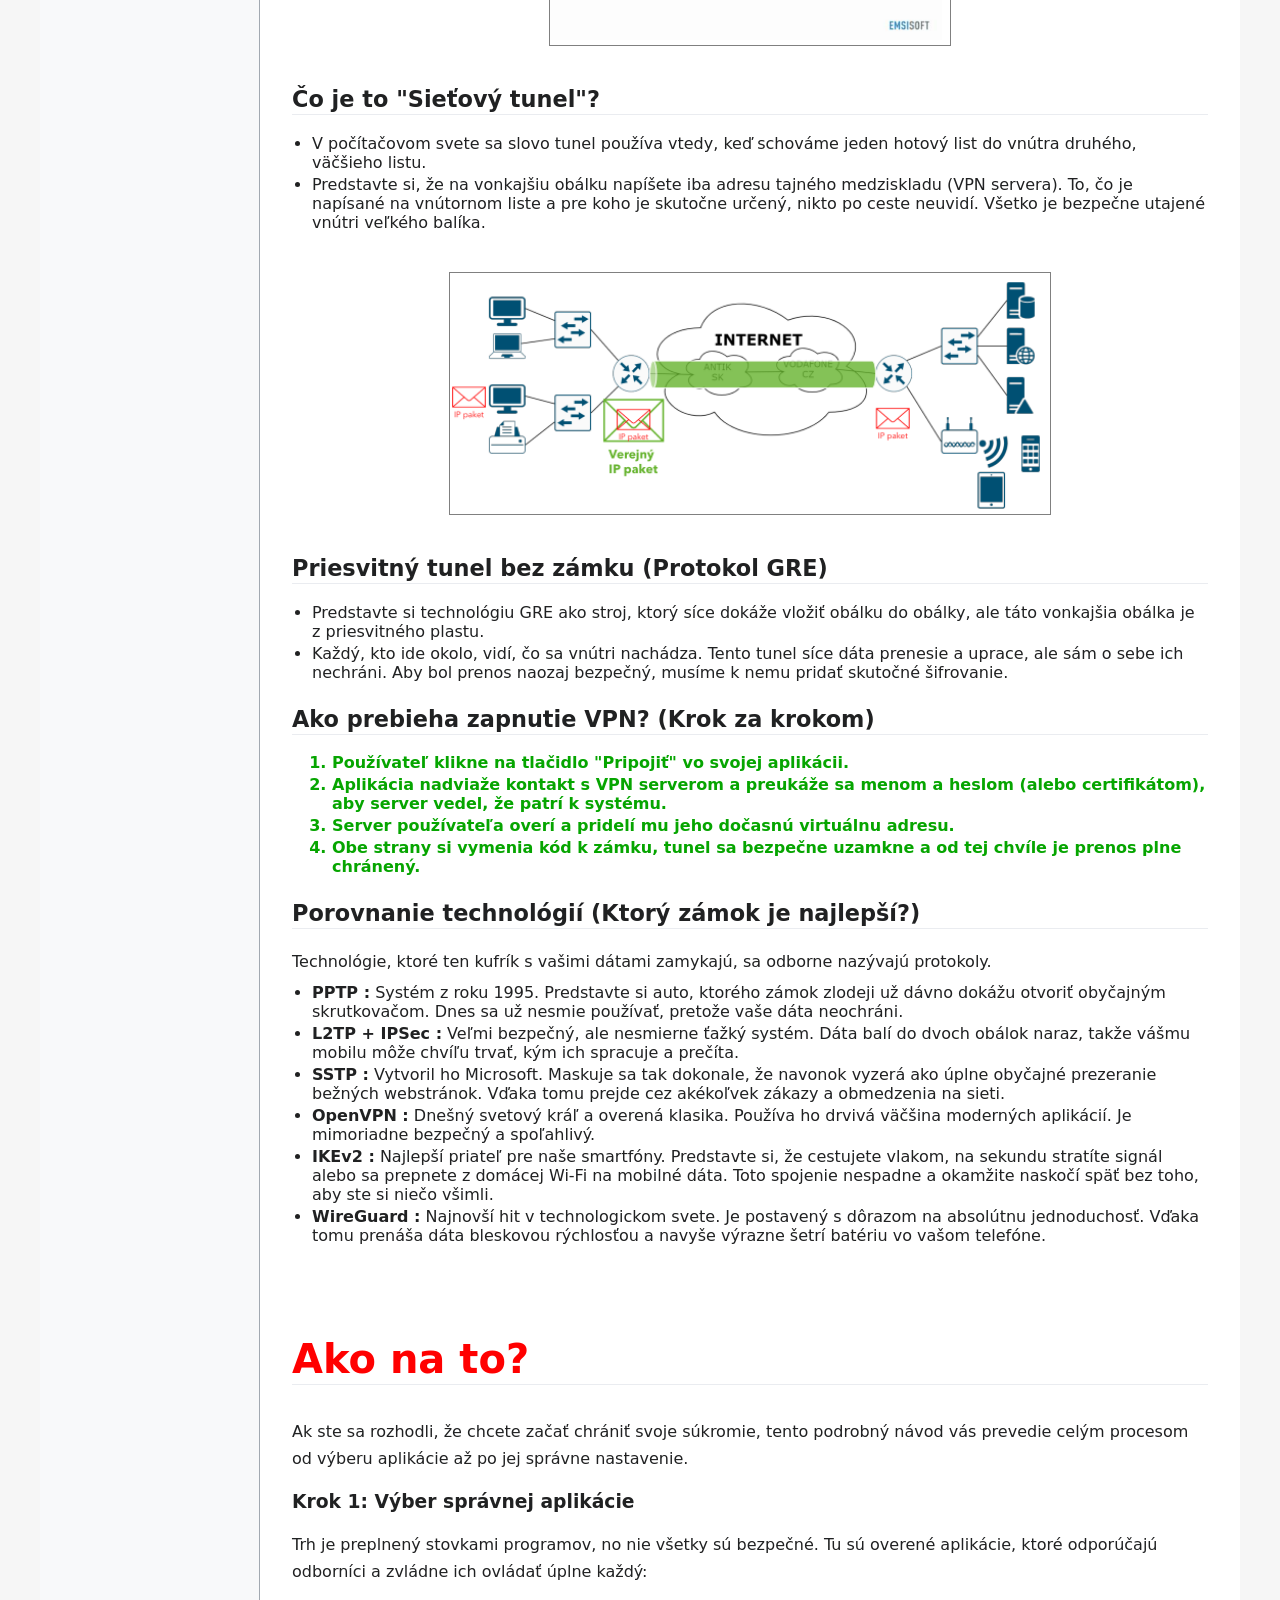
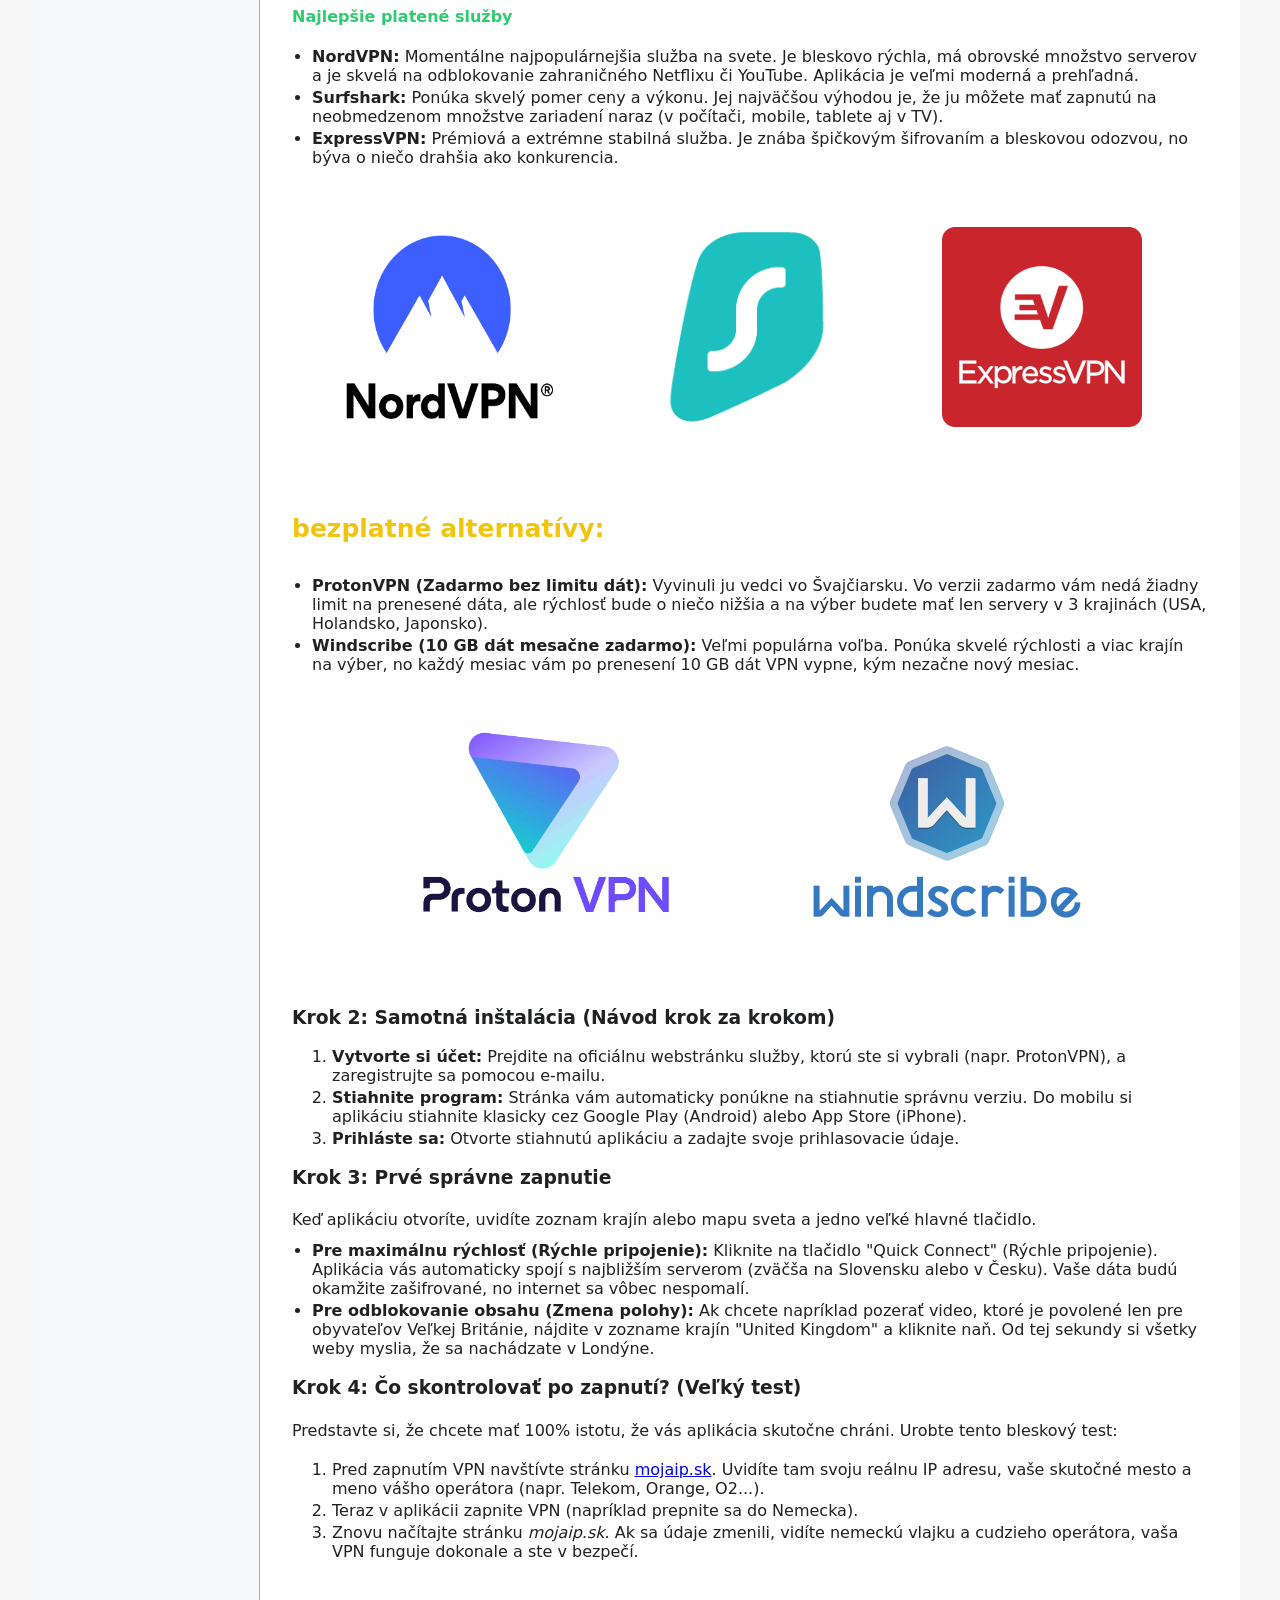
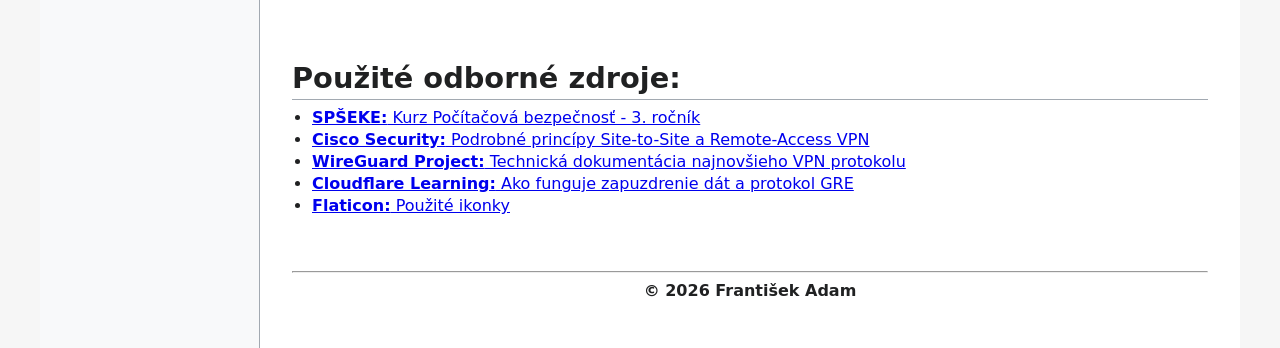
<file: vpn.html>
<!DOCTYPE html>
<html lang="sk">
<head>
  <meta charset="UTF-8">
  <title>Bezpečnosť v sieťach – VPN polopaticky</title>
  <link rel="stylesheet" href="style.css">
  <link rel="icon" type="image/png" href="zamok.png">
</head>
<body>
  <header class="v-header">
    <div class="v-header-inner">
      <div class="v-logo">
        <a href="index.html" class="wiki-logo">
          <img src="zamok.png" alt="Bezpečnosť v sieti" class="wiki-logo-icon">
          <span class="wiki-logo-text">
            <span class="wiki-logo-main">Bezpečnosť</span>
            <span class="wiki-logo-sub">v sieti</span>
          </span>
        </a>
      </div>
    </div>
  </header>

  <div class="v-layout">
    <aside class="v-sidebar">
      <div class="v-sidebar-box">
        <div class="v-sidebar-title">Obsah</div>
        <ul>
          <li><a href="#vpn">Čo je to VPN?</a></li>
          <li><a href="#historia">Prečo vznikla?</a></li>
          <li><a href="#wan-private">Drahá súkromná cesta</a></li>
          <li><a href="#wan-public">Lacná verejná cesta</a></li>
          <li><a href="#fungovanie-vpn">Ako to celé funguje?</a></li>
          <li><a href="#site-to-site">Prepojenie budov</a></li>
          <li><a href="#remote-access">Práca na diaľku</a></li>
          <li><a href="#smartfon-vpn">Načo nám je VPN v mobile?</a></li>
          <li><a href="#tunel">Čo je to "Tunel"?</a></li>
          <li><a href="#gre">Priesvitný tunel (GRE)</a></li>
          <li><a href="#vpn-spojenie">Ako sa VPN zapína?</a></li>
          <li><a href="#vpn-protokoly">Porovnanie technológií</a></li>
          <li><a style="color: red; font-weight: 900;" href="#tutorial">TUTORIÁL</a></li>
          <li><a href="#zdroje">Zdroje</a></li>
        </ul>
      </div>
    </aside>

    <main class="v-content">
      <h1 id="vpn">Čo je to VPN?</h1>
      <p>Zakaždým, keď posielate správu cez internet, prezeráte si fotky alebo nakupujete v e-shope, vkladáte svoje údaje do <strong>"priesvitnej obálky"</strong>. Každý, kto okolo tejto obálky prejde – či už je to váš internetový operátor alebo šikovnejší človek s notebookom na verejnej Wi-Fi ( napr. v kaviarni, na letisku, vo vlaku... ) – si môže prečítať, čo sa v nej píše.</p>
      <p><strong>A presne preto existuje VPN.</strong> Predstavte si nepriestrelný kufrík s číselným zámkom. Keď ho zapnete, vaše dáta sa okamžite schovajú do tohto kufríka. Nikto na svete ich nedokáže po ceste otvoriť ani prečítať. Celý svet vidí už len bezpečne zamknutý kufrík, ktorý putuje internetom.</p>

      <h2 id="historia">Prečo vlastne táto technológia vznikla?</h2>
      <ul>
        <li>Predstavte si veľkú firmu, ktorá má dve budovy na opačných koncoch mesta. Potrebujú, aby si zamestnanci z týchto budov mohli bezpečne posielať dôležité dokumenty.</li>
        <li>Dlhé roky mali manažéri ťažkú hlavu: buď museli zaplatiť obrovské peniaze za vlastné riešenie, alebo riskovali, že im dáta niekto ukradne.</li>
        <li>S rozvojom internetu však prišla technológia VPN a ukázala svetu, že bezpečnosť sa dá robiť lacno a zároveň na profesionálnej úrovni.</li>
      </ul>

      <h2 id="wan-private">Ako prepojiť počítače? 1. možnosť: Drahá súkromná cesta</h2>
      <ul>
        <li><strong>Vlastný kábel pod zemou:</strong> Zamyslite sa, že by si firma zaplatila robotníkov, ktorí rozkopú polovicu mesta a natiahnu hrubý kábel priamo z jednej budovy do druhej.</li>
        <li>Po tomto kábli nikto iný nechodí. Je to ako mať vlastnú súkromnú diaľnicu, na ktorej jazdí iba vaše auto a nikto iný na ňu nemá povolený vjazd.</li>
        <li><strong>Výsledok:</strong> Dosiahnete maximálnu bezpečnosť, ale vaše financie utrpia obrovskú ranu.</li>
      </ul>
      <img src="private.png" class="private" alt="Súkromná cesta">

      <h2 id="wan-public">2. možnosť: Lacná verejná cesta (Internet)</h2>
      <ul>
        <li><strong>Cesta cez preplnené námestie:</strong> Predstavte si druhú situáciu. Firma pošle zamestnanca s dôležitými papiermi pešo cez preplnené námestie plné ľudí a vreckárov.</li>
        <li>To je klasický internet. Je prístupný pre všetkých, je lacný a rýchly, ale bez dodatočnej ochrany riskujete, že vám niekto dokumenty vytrhne z ruky alebo si ich odfotí.</li>
        <li><strong>Výsledok:</strong> Riešenie nestojí takmer nič, ale hrozí únik informácií. <strong>A práve preto ľudia vymysleli VPN.</strong></li>
      </ul>
      <img src="public.png" class="private" alt="Verejný internet">

      <h2 id="fungovanie-vpn">Ako to VPN robí? </h2>
      <ul>
        <li>VPN spája výhody oboch svetov. Využíva lacný verejný internet, ktorý máme doma všetci, ale dáta doň pustí len vtedy, ak sú bezpečne uzamknuté v našom spomínanom kufríku.</li>
      </ul>

      <h4 style="color: rgb(0, 140, 255);">VPN sa v bežnom živote využíva najmä v dvoch situáciách:</h4>
      <ul>
        <li><strong>Pevné prepojenie dvoch budov</strong> (Keď riaditeľ spája pobočky)</li>
        <li><strong>Práca na diaľku</strong> (Keď zamestnanec pracuje z obývačky)</li>
      </ul>

      <h2 id="site-to-site">Pevné prepojenie dvoch budov (Site-to-site)</h2>
      <ul>
        <li>Predstavte si, že na obidve budovy namontujeme ku vchodu špeciálne uzamykacie stroje.</li>
        <li>Každý jeden list, ktorý z budovy odchádza, tento stroj automaticky zamkne do trezoru. Na druhej budove ho partnerský stroj zasa odomkne.</li>
        <li>Zamestnanci v kanceláriách nič neriešia a nič ručne nezapínajú – o šifrovanie sa starajú hlavné internetové krabičky (routery) úplne samé na pozadí.</li>
      </ul>
      <img src="site2site.png" class="private" alt="Prepojenie dvoch budov">

      <h2 id="remote-access">Práca na diaľku z domu (Remote-access)</h2>
      <ul>
        <li>S týmto prípadom sa už pravdepodobne stretol každý, kto niekedy zažil prácu z domu alebo online vyučovanie.</li>
        <li>Predstavte si, že sedíte doma v pyžame, zapnete si v notebooku špeciálny program, zadáte svoje heslo a v tej sekunde sa váš počítač bezpečne prepojí so školou alebo firmou.</li>
        <li>Zrazu môžete otvárať interné dokumenty and systémy presne tak, akoby ste sedeli priamo v kancelárii alebo v školskej lavici.</li>
      </ul>
      <img src="remoteaccess.png" class="private" alt="Práca z domu">

      <h2 id="smartfon-vpn">Načo je nám vlastne VPN aplikácia v mobile či počítači?</h2>
      <ul>
        <li>Určite ste už videli reklamy, kde YouTuberi odporúčajú kúpiť si VPN aplikáciu do telefónu. Čo tým reálne získate?
          <ul>
            <li><strong>Súkromie na verejnej sieti:</strong> Keď sa pripojíte na Wi-Fi na stanici, na letisku alebo v kaviarni, hocikto na tej istej sieti vás môže sledovať. VPN tomu kompletne zabráni.</li>
            <li><strong>Zmena virtuálnej polohy:</strong> Predstavte si, že sa cez aplikáciu jedným klikom pripojíte na server v Amerike. Internetové stránky si budú myslieť, že reálne sedíte v USA, a sprístupnia vám filmy alebo videá, ktoré sú na Slovensku zablokované.</li>
            <li><strong>Skrytie pred operátorom:</strong> Váš poskytovateľ internetu nebude vedieť, aké stránky navštevujete.</li>
          </ul>
        </li>
      </ul>
      <img src="fungovanie.png" class="private" alt="VPN v mobile">

      <h2 id="tunel">Čo je to "Sieťový tunel"?</h2>
      <ul>
        <li>V počítačovom svete sa slovo tunel používa vtedy, keď schováme jeden hotový list do vnútra druhého, väčšieho listu.</li>
        <li>Predstavte si, že na vonkajšiu obálku napíšete iba adresu tajného medziskladu (VPN servera). To, čo je napísané na vnútornom liste a pre koho je skutočne určený, nikto po ceste neuvidí. Všetko je bezpečne utajené vnútri veľkého balíka.</li>
      </ul>
      <img src="tunel.png" class="tunel" alt="Sieťový tunel">

      <h2 id="gre">Priesvitný tunel bez zámku (Protokol GRE)</h2>
      <ul>
        <li>Predstavte si technológiu GRE ako stroj, ktorý síce dokáže vložiť obálku do obálky, ale táto vonkajšia obálka je z priesvitného plastu.</li>
        <li>Každý, kto ide okolo, vidí, čo sa vnútri nachádza. Tento tunel síce dáta prenesie a uprace, ale sám o sebe ich nechráni. Aby bol prenos naozaj bezpečný, musíme k nemu pridať skutočné šifrovanie.</li>
      </ul>

      <h2 id="vpn-spojenie">Ako prebieha zapnutie VPN? (Krok za krokom)</h2>
      
      <ol style="color: rgb(6, 165, 0); font-weight: 800;">
        <li>Používateľ klikne na tlačidlo "Pripojiť" vo svojej aplikácii.</li>
        <li>Aplikácia nadviaže kontakt s VPN serverom a preukáže sa menom a heslom (alebo certifikátom), aby server vedel, že patrí k systému.</li>
        <li>Server používateľa overí a pridelí mu jeho dočasnú virtuálnu adresu.</li>
        <li>Obe strany si vymenia kód k zámku, tunel sa bezpečne uzamkne a od tej chvíle je prenos plne chránený.</li>
        </ol>

      <h2 id="vpn-protokoly">Porovnanie technológií (Ktorý zámok je najlepší?)</h2>
      <p>Technológie, ktoré ten kufrík s vašimi dátami zamykajú, sa odborne nazývajú protokoly.</p>
      <ul>
        <li><strong>PPTP :</strong> Systém z roku 1995. Predstavte si auto, ktorého zámok zlodeji už dávno dokážu otvoriť obyčajným skrutkovačom. Dnes sa už nesmie používať, pretože vaše dáta neochráni.</li>
        <li><strong>L2TP + IPSec :</strong> Veľmi bezpečný, ale nesmierne ťažký systém. Dáta balí do dvoch obálok naraz, takže vášmu mobilu môže chvíľu trvať, kým ich spracuje a prečíta.</li>
        <li><strong>SSTP :</strong> Vytvoril ho Microsoft. Maskuje sa tak dokonale, že navonok vyzerá ako úplne obyčajné prezeranie bežných webstránok. Vďaka tomu prejde cez akékoľvek zákazy a obmedzenia na sieti.</li>
        <li><strong>OpenVPN :</strong> Dnešný svetový kráľ a overená klasika. Používa ho drvivá väčšina moderných aplikácií. Je mimoriadne bezpečný a spoľahlivý.</li>
        <li><strong>IKEv2 :</strong> Najlepší priateľ pre naše smartfóny. Predstavte si, že cestujete vlakom, na sekundu stratíte signál alebo sa prepnete z domácej Wi-Fi na mobilné dáta. Toto spojenie nespadne a okamžite naskočí späť bez toho, aby ste si niečo všimli.</li>
        <li><strong>WireGuard :</strong> Najnovší hit v technologickom svete. Je postavený s dôrazom na absolútnu jednoduchosť. Vďaka tomu prenáša dáta bleskovou rýchlosťou a navyše výrazne šetrí batériu vo vašom telefóne.</li>
      </ul>

      <br><br><br>


      <h2  style="color: red; font-weight: 900; font-size: 40px;"   id="tutorial">Ako na to?</h2>
      <p>Ak ste sa rozhodli, že chcete začať chrániť svoje súkromie, tento podrobný návod vás prevedie celým procesom od výberu aplikácie až po jej správne nastavenie.</p>

      <h3>Krok 1: Výber správnej aplikácie </h3>
      <p>Trh je preplnený stovkami programov, no nie všetky sú bezpečné. Tu sú overené aplikácie, ktoré odporúčajú odborníci a zvládne ich ovládať úplne každý:</p>

      <h4 style="color: #2ecc71;">Najlepšie platené služby</h4>
      <ul>
        <li><strong>NordVPN:</strong> Momentálne najpopulárnejšia služba na svete. Je bleskovo rýchla, má obrovské množstvo serverov a je skvelá na odblokovanie zahraničného Netflixu či YouTube. Aplikácia je veľmi moderná a prehľadná.</li>
        <li><strong>Surfshark:</strong> Ponúka skvelý pomer ceny a výkonu. Jej najväčšou výhodou je, že ju môžete mať zapnutú na neobmedzenom množstve zariadení naraz (v počítači, mobile, tablete aj v TV).</li>
        <li><strong>ExpressVPN:</strong> Prémiová a extrémne stabilná služba. Je znába špičkovým šifrovaním a bleskovou odozvou, no býva o niečo drahšia ako konkurencia.</li>
      </ul>
      <img style="height: 300px; width: 300px;"src="NordVPN.png" alt="NordVPN">
      <img style="height: 300px; width: 300px;"src="surfshark.png" alt="surfshark">
      <img style="height: 200px; width: 200px; margin-bottom: 50px; margin-left: 40px;"src="ExpressVPN.png" alt="ExpressVPN">
      
      <h4 style="color: #f1c40f;font-size: 25px; font-weight: 800;">bezplatné alternatívy:</h4>
      <ul>
        <li><strong>ProtonVPN (Zadarmo bez limitu dát):</strong> Vyvinuli ju vedci vo Švajčiarsku. Vo verzii zadarmo vám nedá žiadny limit na prenesené dáta, ale rýchlosť bude o niečo nižšia a na výber budete mať len servery v 3 krajinách (USA, Holandsko, Japonsko).</li>
        <li><strong>Windscribe (10 GB dát mesačne zadarmo):</strong> Veľmi populárna voľba. Ponúka skvelé rýchlosti a viac krajín na výber, no každý mesiac vám po prenesení 10 GB dát VPN vypne, kým nezačne nový mesiac.</li>
      </ul>
      <img style="height: 300px; width: 300px;margin-left: 100px;"src="protonVPN.jpg" alt="protonVPN">
      <img style="height: 300px; width: 300px; margin-left: 100px;"src="windscribe.png" alt="windscribe">
      
      <h3>Krok 2: Samotná inštalácia (Návod krok za krokom)</h3>
      <ol>
        <li><strong>Vytvorte si účet:</strong> Prejdite na oficiálnu webstránku služby, ktorú ste si vybrali (napr. ProtonVPN), a zaregistrujte sa pomocou e-mailu.</li>
        <li><strong>Stiahnite program:</strong> Stránka vám automaticky ponúkne na stiahnutie správnu verziu. Do mobilu si aplikáciu stiahnite klasicky cez Google Play (Android) alebo App Store (iPhone).</li>
        <li><strong>Prihláste sa:</strong> Otvorte stiahnutú aplikáciu a zadajte svoje prihlasovacie údaje.</li>
      </ol>

      <h3>Krok 3: Prvé správne zapnutie</h3>
      <p>Keď aplikáciu otvoríte, uvidíte zoznam krajín alebo mapu sveta a jedno veľké hlavné tlačidlo.</p>
      <ul>
        <li><strong>Pre maximálnu rýchlosť (Rýchle pripojenie):</strong> Kliknite na tlačidlo "Quick Connect" (Rýchle pripojenie). Aplikácia vás automaticky spojí s najbližším serverom (zväčša na Slovensku alebo v Česku). Vaše dáta budú okamžite zašifrované, no internet sa vôbec nespomalí.</li>
        <li><strong>Pre odblokovanie obsahu (Zmena polohy):</strong> Ak chcete napríklad pozerať video, ktoré je povolené len pre obyvateľov Veľkej Británie, nájdite v zozname krajín "United Kingdom" a kliknite naň. Od tej sekundy si všetky weby myslia, že sa nachádzate v Londýne.</li>
      </ul>

      <h3>Krok 4: Čo skontrolovať po zapnutí? (Veľký test)</h3>
      <p>Predstavte si, že chcete mať 100% istotu, že vás aplikácia skutočne chráni. Urobte tento bleskový test:</p>
      <ol>
        <li>Pred zapnutím VPN navštívte stránku <a href="https://www.moja-ip.sk" target="_blank" rel="noopener noreferrer">mojaip.sk</a>. Uvidíte tam svoju reálnu IP adresu, vaše skutočné mesto a meno vášho operátora (napr. Telekom, Orange, O2...).</li>
        <li>Teraz v aplikácii zapnite VPN (napríklad prepnite sa do Nemecka).</li>
        <li>Znovu načítajte stránku <em>mojaip.sk</em>. Ak sa údaje zmenili, vidíte nemeckú vlajku a cudzieho operátora, vaša VPN funguje dokonale a ste v bezpečí.</li>
      </ol>

      
<div class="Zdroje">
        <h1 id="zdroje">Použité odborné zdroje:</h1>
        <ul>
          <li>
            <a href="https://mylearning.spseke.sk/course/view.php?id=145" target="_blank" rel="noopener noreferrer">
              <strong>SPŠEKE:</strong> Kurz Počítačová bezpečnosť - 3. ročník
            </a>
          </li>
          <li>
            <a href="https://www.cisco.com/c/en/us/products/security/vpn-endpoint-security/what-is-vpn.html" target="_blank" rel="noopener noreferrer">
              <strong>Cisco Security:</strong> Podrobné princípy Site-to-Site a Remote-Access VPN
            </a>
          </li>
          <li>
            <a href="https://www.wireguard.com/" target="_blank" rel="noopener noreferrer">
              <strong>WireGuard Project:</strong> Technická dokumentácia najnovšieho VPN protokolu
            </a>
          </li>
          <li>
            <a href="https://www.cloudflare.com/learning/network-layer/what-is-gre-tunneling/" target="_blank" rel="noopener noreferrer">
              <strong>Cloudflare Learning:</strong> Ako funguje zapuzdrenie dát a protokol GRE
            </a>
          </li>
          <li>
            <a href="https://www.flaticon.com/" target="_blank" rel="noopener noreferrer"><strong>Flaticon:</strong> Použité ikonky</a>
          </li>
        </ul>
      </div>
      <br>
      <br>
      <hr>
      <strong><center>&copy; 2026 František Adam</center></strong>
    </main>
</file>
<file: index.css>
body{
  background-color: rgb(242, 242, 242);
}

.v-header {
  border-bottom: 1px solid #ccc;
  padding: 50px 30px;
  background-color: rgb(255, 255, 255);
}

.v-header-inner {
  display: flex;
  flex-direction: column;
  align-items: center;
  justify-content: center;
}

.wiki-logo {
  display: flex;
  align-items: center;
  margin-right: 65px;
  text-decoration: none;
  color: black;
}

.wiki-logo-icon {
  width: 200px;
  height: 200px;
  margin-right: -20px;
}

.wiki-logo-text {
  display: flex;
  flex-direction: column;
  align-items: center;
  text-align: center;
}

.wiki-logo-main {
  letter-spacing: 1px;
  font-size: 60px;
  font-family: Georgia, "Times New Roman", serif;
  font-weight: normal;
  color: black;
}

.wiki-logo-sub {
  letter-spacing: 3px;
  font-size: 25px;
  font-family: Arial, sans-serif;
  color: #54595d;
}

.hor-nav {
  display: flex;
  gap: 24px;
  flex-wrap: wrap;
  justify-content: center;
  align-items: center;
}

.hor-nav a {
  text-decoration: none;
  color: black;
  display: flex;
  align-items: center;
  gap: 6px;
  font-weight: bold;
}

.hor-nav a:hover{
  border-radius: 10%;
  background-color:lightblue ;
  opacity: 100%;
  color: black;
  transition-duration: 0.5s;
}
.hor-nav img {
  width: 30px;
  height: 30px;
}
</file>
<file: style.css>
body {
  margin: 0;
  font-family: system-ui, "Segoe UI", sans-serif;
  background: #f6f6f6;
  color: #202122;
}
.firewall{
  width: 200px;
  height: auto;
  display: block;
  margin: 40px 350px;
}
.wpa2{
  width: 600px;
  height: auto;
  border: solid gray 1px;
  margin: 40px 150px;
}
.tunel {
  width: 600px;
  height: auto;
  border: 1px solid gray;
  display: block;
  margin: 40px auto;
}
.private {
  width: 400px;
  height: auto;
  border: 1px solid gray;
  display: block;
  margin: 40px auto;
}
.cervene{
  color: red;
}
.schema1{
   height: auto;
  border: 1px solid gray;
}

.schema{
  border: 1px solid black;
}
.zalohovanie {
  height: 100px;
  width: 350px;
  border: 1px solid gray;

.farbaz {
  color: red;
}

.private {
  width: 800px;
  height: auto;
  border: 1px solid gray;
  display: block;
  margin: 12px auto;
}

}
/* Horný pás ako Vector */
.v-header {
  border-bottom: 1px solid #a2a9b1;
  background: #f8f9fa;
}

.v-header-inner {
  max-width: 1200px;
  margin: 0 auto;
  padding: 2px 2px;
  display: flex;
  align-items: center;
}

/* Logo – väčšie, tučné, vycentrované vo svojom boxe */
.v-logo {
  font-size: 20px;
  font-weight: 600;
  display: flex;            /* text + obrázok vedľa seba */
  align-items: center;      /* zvislé zarovnanie */
  justify-content: center;  /* zarovnanie na stred vo v-logo */
}

.wiki-logo {
  display: flex;
  align-items: center;
  gap: 1px;
  text-decoration: none;
  color: black;
}

.wiki-logo-icon {
    width: 80px;
  height: 80px;
  display: block;
}

.wiki-logo-text {
  display: flex;
  flex-direction:column;
  line-height: 1.05;
}

.wiki-logo-main {
  font-size: 32px;
  font-family: Georgia, "Times New Roman", serif;
  font-weight:450;
  color: black;
}

.wiki-logo-sub {
  font-size: 15px;
  font-family: Arial, sans-serif;
  color: #54595d;
  letter-spacing: 3px;
  display: block;
  text-align:center ;
}
/* menu doprava */
.hor-nav  {
  margin-left: auto;
  text-decoration: none;
  color: black;
  display: flex;
  align-items: center;
  gap: 6px;
  font-weight: bold;
}

.hor-nav a:hover{
  border-radius: 10%;
  background-color:lightblue ;
  opacity: 100%;
  color: black;
  transition-duration: 0.5s;
}

.v-layout {
  max-width: 1200px;
  margin: 0 auto;
  display: grid;
  grid-template-columns: 220px minmax(0, 1fr);
}

/* Sidebar */
.v-sidebar {
  background: #f8f9fa;
  border-right: 1px solid #a2a9b1;
  padding: 16px;
  font-size: 0.9rem;
}

.v-sidebar-box {
  border: 1px solid #a2a9b1;
  background: #ffffff;
  padding: 8px 10px;
}

.v-sidebar-title {
  font-weight: 700;
  margin-bottom: 4px;
  border-bottom: 1px solid #eaecf0;
}

.v-sidebar ul {
  list-style: none;
  padding-left: 0;
  margin: 4px 0 0;
}

.v-sidebar li {
  margin: 3px 0;
}

.v-sidebar a {
  color: #0645ad;
  text-decoration: none;
}

.v-sidebar a:hover {
  text-decoration: underline;
}

/* Obsah */
.v-content {
  background: #ffffff;
  padding: 24px 32px 48px;
}

.v-content h1 {
  font-size: 1.8rem;
  border-bottom: 1px solid #a2a9b1;
  padding-bottom: 4px;
  margin-bottom: 8px;
}

.v-lead {
  font-size: 0.95rem;
  color: #54595d;
  margin-bottom: 16px;
}

.v-content h2 {
  font-size: 1.4rem;
  border-bottom: 1px solid #eaecf0;
  margin-top: 24px;
  padding-bottom: 2px;
}

.v-content p {
  margin: 8px 0;
  line-height: 1.7;
}

.v-content ul {
  margin: 6px 0 10px;
  padding-left: 20px;
}

.v-content li {
  margin: 3px 0;
}

/* Tabuľka – jednoduchý štýl */
.compare-table {
  width: 100%;
  border-collapse: collapse;
  margin-top: 8px;
  font-size: 0.9rem;
}

.compare-table th,
.compare-table td {
  border: 1px solid #a2a9b1;
  padding: 6px 8px;
  text-align: left;
}

.compare-table thead {
  background: #f8f9fa;
  font-weight: 600;
}

.upsko {
  float: middle;
  width: 300px;
  height: 200px;
  margin-left: 150px;
  border: 1px solid gray;
}


.Zdroje {
   margin-top: 100px;   /* zväčši alebo zmenši podľa oka */

}
</file>
